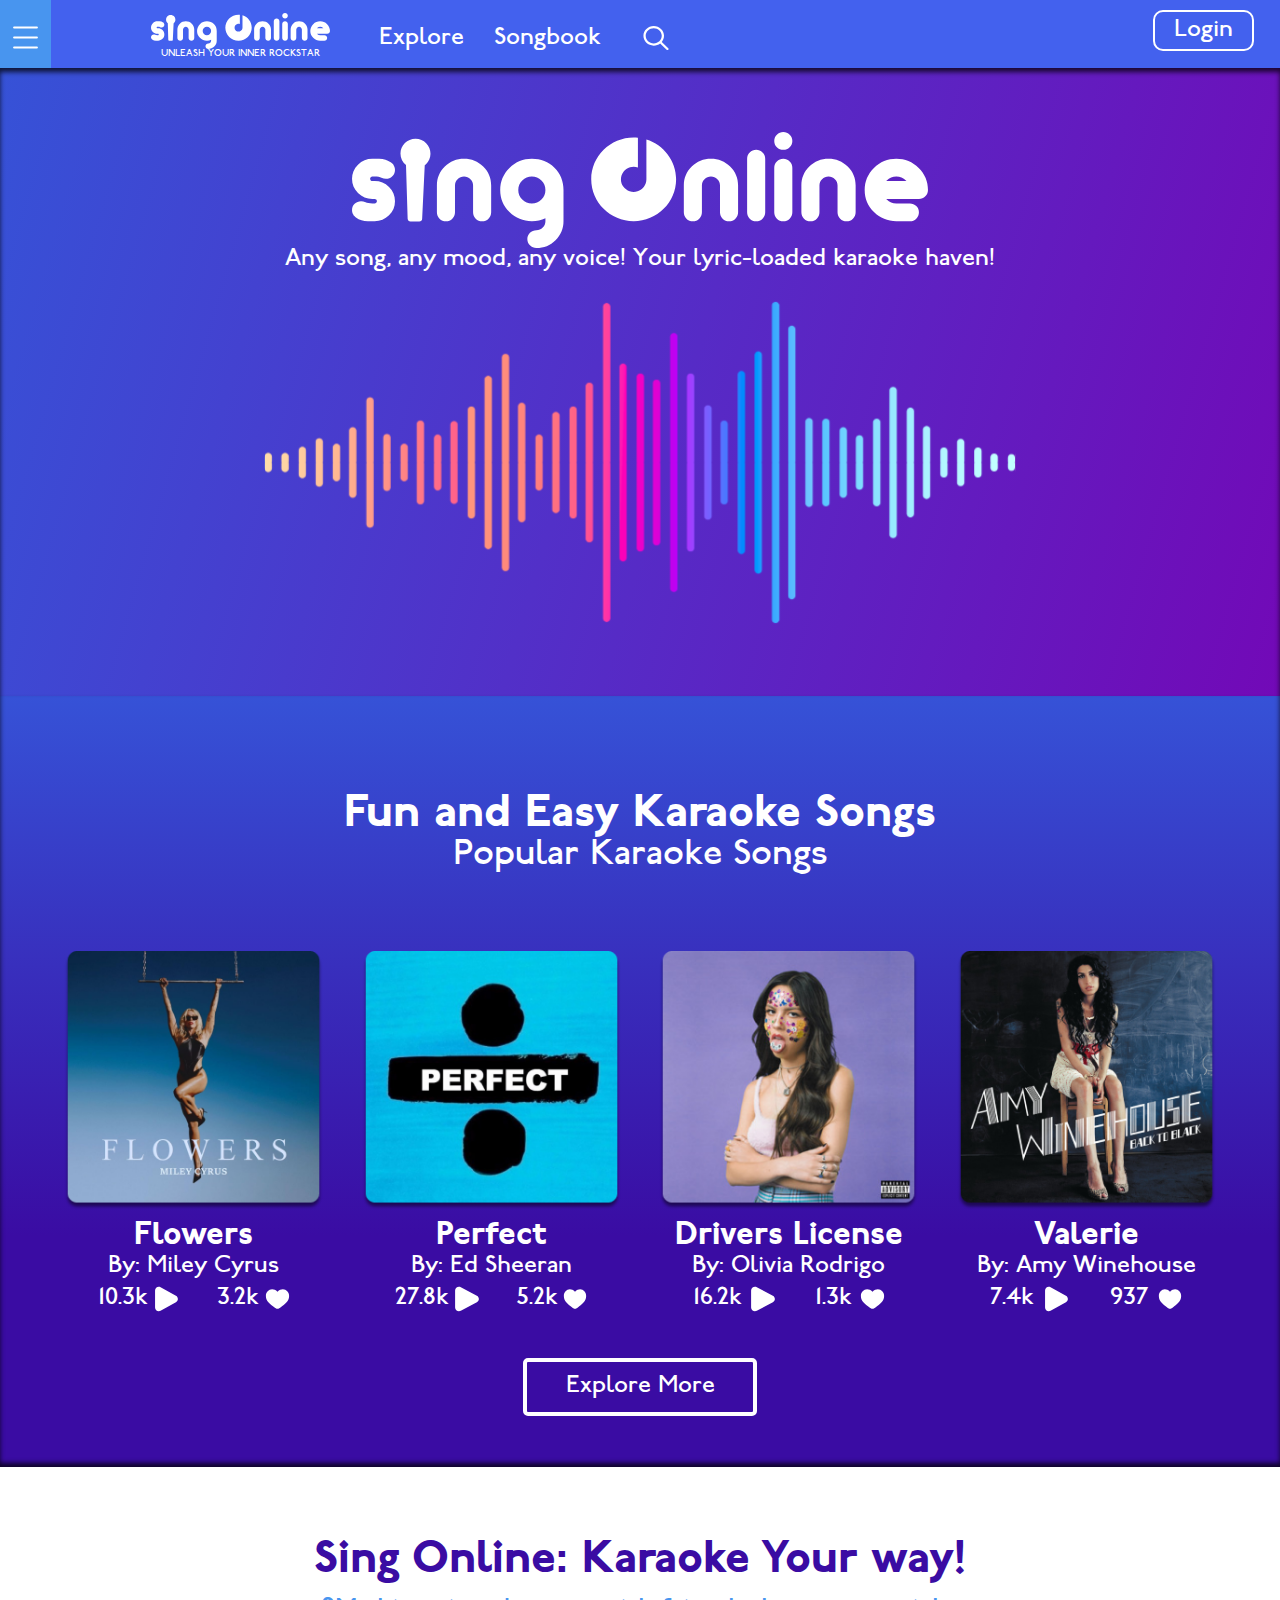
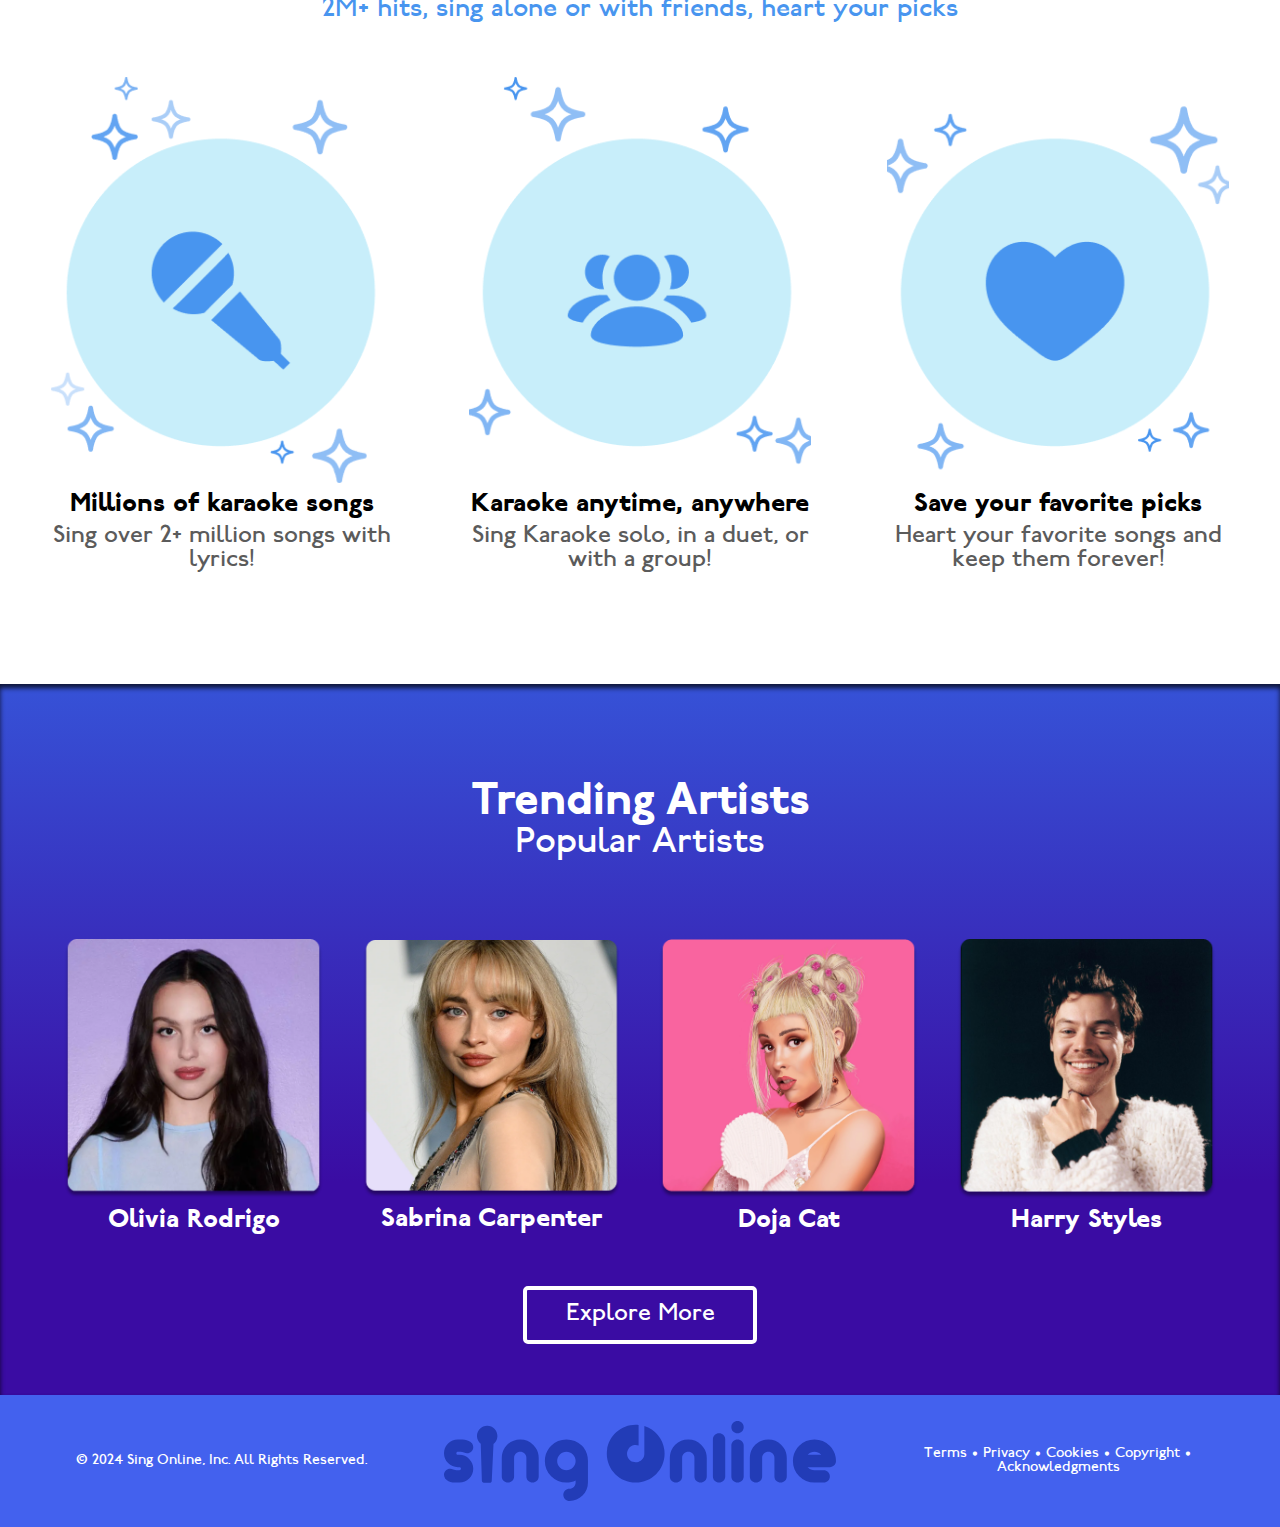
<file: index.html>
<!DOCTYPE html>
<html lang="en">
  <head>
    <script
      async
      src="https://www.googletagmanager.com/gtag/js?id=G-XT2TZ73WBJ"
    ></script>
    <script>
      window.dataLayer = window.dataLayer || [];
      function gtag() {
        dataLayer.push(arguments);
      }
      gtag("js", new Date());

      gtag("config", "G-XT2TZ73WBJ");
    </script>
    <meta charset="UTF-8" />
    <meta name="viewport" content="width=device-width, initial-scale=1.0" />
    <meta
      name="description"
      content="SingOnline: Explore a vast collection of songs, albums, and artists for your ultimate karaoke experience. Sing along to your favorite tunes and discover new music today!"
    />
    <title>Sing Online</title>
    <meta property="og:url" content="https://singonline.netlify.app" />
    <meta property="og:type" content="website" />
    <meta property="og:title" content="SingOnline" />
    <meta
      property="og:description"
      content="Browse a vast collection of albums, songs and artists on SingOnline. Sing along to the best tracks from your favorite albums and artists, all in one place."
    />
    <meta
      property="og:image"
      content="https://opengraph.b-cdn.net/production/images/aaaf4026-2fba-4b07-9ed5-f470602bb0b8.png?token=VI8aHXkoj0aqZs_mRsRkSUbBnTyeHRzeKUXaQLkB1lM&height=577&width=1200&expires=33265668727"
    />
    <link
      rel="icon"
      type="image/png"
      href="./assets/images/icons/favicon.svg"
    />
    <link rel="stylesheet" href="assets/css/scss/main.css" />
    <script src="assets/js/index.js" defer></script>
  </head>

  <body>
    <header>
      <nav>
        <div class="menu">
          <img
            src="assets/images/icons/menu.svg"
            id="menuIcon"
            alt="Menu icon"
          />
          <div class="togglemenu" id="togglemenu">
            <img
              src="assets/images/icons/cancel.svg"
              id="closeMenu"
              alt="Close menu icon"
            />
            <div class="links">
              <a class="disable" href="explore.html">Explore</a>
              <a class="disable" href="songbook.html">Songbook</a>
              <div>
                <a href="artists.html">All Artists</a>
                <a href="songs.html">All Songs</a>
                <a href="albums.html">All Albums</a>
              </div>
            </div>
          </div>
        </div>
        <div class="headerlogo">
          <a href="index.html"
            ><img src="assets/images/logo.svg" alt="SingOnline logo"
          /></a>
          <h2>UNLEASH YOUR INNER ROCKSTAR</h2>
        </div>
        <div class="navigation">
          <a href="explore.html">Explore</a>
          <a href="songbook.html">Songbook</a>
          <img
            id="search"
            src="assets/images/icons/search white.svg"
            alt="Search icon"
          />
          <input
            type="text"
            id="searchbar"
            class="search-bar"
            placeholder="Search..."
          />
        </div>
        <div class="login">
          <button>Login</button>
        </div>
      </nav>
    </header>

    <main>
      <div class="hero">
        <img class="logo" src="assets/images/logo.svg" alt="SingOnline logo" />
        <h2>Any song, any mood, any voice! Your lyric-loaded karaoke haven!</h2>
        <img
          class="sw"
          src="assets/images/landing/soundwave.svg"
          alt="Soundwave graphic"
        />
      </div>

      <div class="fun">
        <h2>Fun and Easy Karaoke Songs</h2>
        <h3>Popular Karaoke Songs</h3>

        <div class="gridOne">
          <div>
            <img
              src="assets/images/landing/flowers.png"
              alt="Flowers song cover by Miley Cyrus"
            />
            <h2>Flowers</h2>
            <h3>By: Miley Cyrus</h3>
            <div class="stats">
              <h4>10.3k</h4>
              <img src="assets/images/icons/play.svg" alt="Play icon" />
              <h4>3.2k</h4>
              <img src="assets/images/icons/heart.svg" alt="Heart icon" />
            </div>
          </div>

          <div>
            <img
              src="assets/images/landing/perfect.png"
              alt="Perfect song cover by Ed Sheeran"
            />
            <h2>Perfect</h2>
            <h3>By: Ed Sheeran</h3>
            <div class="stats">
              <h4>27.8k</h4>
              <img src="assets/images/icons/play.svg" alt="Play icon" />
              <h4>5.2k</h4>
              <img src="assets/images/icons/heart.svg" alt="Heart icon" />
            </div>
          </div>

          <div>
            <img
              src="assets/images/landing/driverslicense.png"
              alt="Drivers License song cover by Olivia Rodrigo"
            />
            <h2>Drivers License</h2>
            <h3>By: Olivia Rodrigo</h3>
            <div class="stats">
              <h4>16.2k</h4>
              <img src="assets/images/icons/play.svg" alt="Play icon" />
              <h4>1.3k</h4>
              <img src="assets/images/icons/heart.svg" alt="Heart icon" />
            </div>
          </div>

          <div>
            <img
              src="assets/images/landing/valerie.png"
              alt="Valerie song cover by Amy Winehouse"
            />
            <h2>Valerie</h2>
            <h3>By: Amy Winehouse</h3>
            <div class="stats">
              <h4>7.4k</h4>
              <img src="assets/images/icons/play.svg" alt="Play icon" />
              <h4>937</h4>
              <img src="assets/images/icons/heart.svg" alt="Heart icon" />
            </div>
          </div>
        </div>
        <div class="buttonBox">
          <button><a href="explore.html">Explore More</a></button>
        </div>
      </div>
      <div class="bubbles">
        <h2>Sing Online: Karaoke Your way!</h2>
        <h3>2M+ hits, sing alone or with friends, heart your picks</h3>
        <div class="gridTwo">
          <div>
            <img
              src="assets/images/landing/3 bubbles (1).png"
              alt="Bubbles graphic representing millions of karaoke songs"
            />
            <h3>Millions of karaoke songs</h3>
            <h4>Sing over 2+ million songs with lyrics!</h4>
          </div>
          <div>
            <img
              src="assets/images/landing/3 bubbles (2).png"
              alt="Bubbles graphic representing karaoke anytime, anywhere"
            />
            <h3>Karaoke anytime, anywhere</h3>
            <h4>Sing Karaoke solo, in a duet, or with a group!</h4>
          </div>
          <div>
            <img
              src="assets/images/landing/3 bubbles (4).png"
              alt="Bubbles graphic representing saving your favorite picks"
            />
            <h3>Save your favorite picks</h3>
            <h4>Heart your favorite songs and keep them forever!</h4>
          </div>
        </div>
      </div>
      <div class="artists">
        <h2>Trending Artists</h2>
        <h3>Popular Artists</h3>
        <div class="gridThree">
          <div>
            <img
              src="assets/images/landing/olivia.png"
              alt="Artist Olivia Rodrigo"
            />
            <h3>Olivia Rodrigo</h3>
          </div>
          <div>
            <img
              src="assets/images/landing/sabrina.png"
              alt="Artist Sabrina Carpenter"
            />
            <h3>Sabrina Carpenter</h3>
          </div>
          <div>
            <img src="assets/images/landing/doja.png" alt="Artist Doja Cat" />
            <h3>Doja Cat</h3>
          </div>
          <div>
            <img
              src="assets/images/landing/styles.png"
              alt="Artist Harry Styles"
            />
            <h3>Harry Styles</h3>
          </div>
        </div>
        <button><a href="artists.html">Explore More</a></button>
      </div>
    </main>
    <footer>
      <p>© 2024 Sing Online, Inc. All Rights Reserved.</p>
      <img src="assets/images/logoBlue.svg" alt="SingOnline logo in blue" />
      <p>Terms • Privacy • Cookies • Copyright • Acknowledgments</p>
    </footer>
  </body>
</html>
</file>
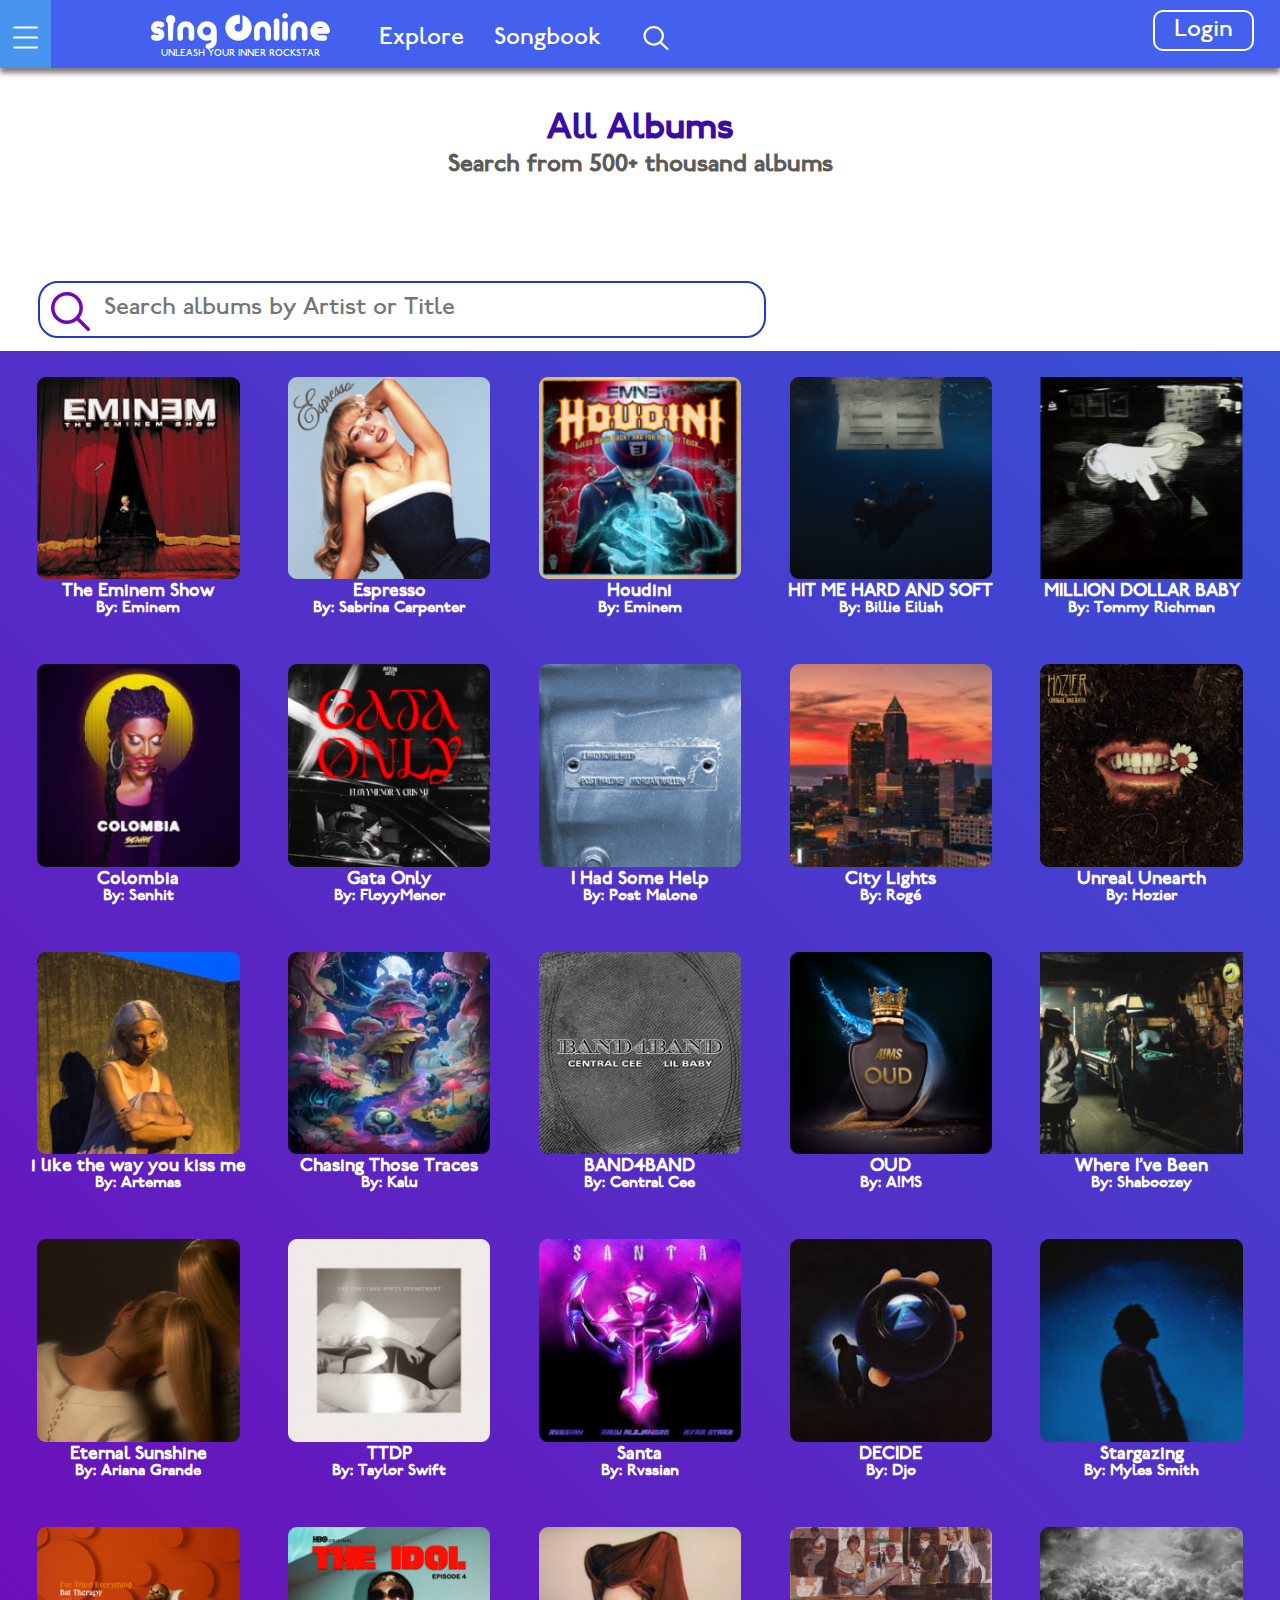
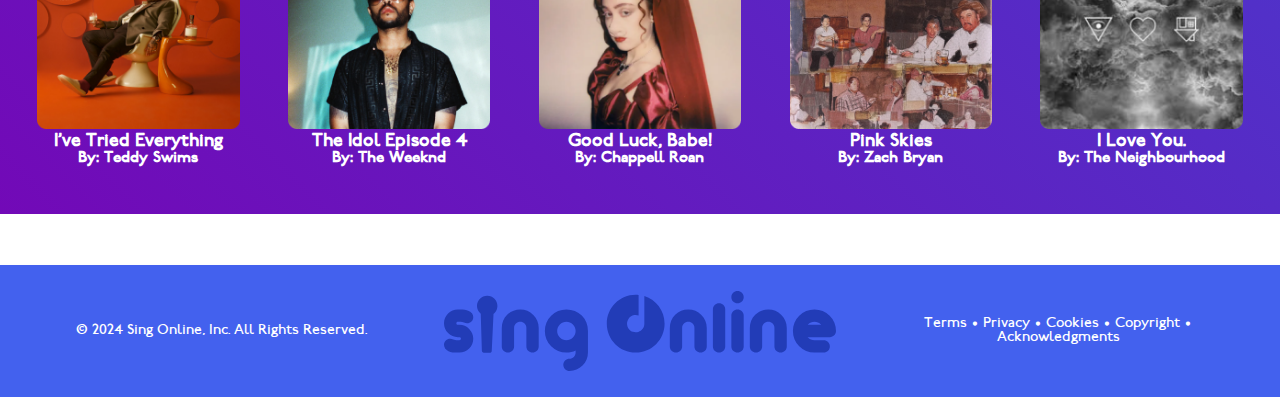
<file: albums.html>
<!DOCTYPE html>
<html lang="en">
  <head>
    <script
      async
      src="https://www.googletagmanager.com/gtag/js?id=G-XT2TZ73WBJ"
    ></script>
    <script>
      window.dataLayer = window.dataLayer || [];
      function gtag() {
        dataLayer.push(arguments);
      }
      gtag("js", new Date());

      gtag("config", "G-XT2TZ73WBJ");
    </script>
    <meta charset="UTF-8" />
    <meta name="viewport" content="width=device-width, initial-scale=1.0" />
    <meta
      name="description"
      content="Browse a vast collection of albums on SingOnline. Sing along to the best tracks from your favorite albums and artists, all in one place."
    />
    <meta property="og:url" content="https://singonline.netlify.app/albums" />
    <meta property="og:type" content="website" />
    <meta property="og:title" content="All Albums - SingOnline" />
    <meta
      property="og:description"
      content="Browse a vast collection of albums on SingOnline. Sing along to the best tracks from your favorite albums and artists, all in one place."
    />
    <meta
      property="og:image"
      content="https://opengraph.b-cdn.net/production/images/aaaf4026-2fba-4b07-9ed5-f470602bb0b8.png?token=VI8aHXkoj0aqZs_mRsRkSUbBnTyeHRzeKUXaQLkB1lM&height=577&width=1200&expires=33265668727"
    />
    <title>Albums</title>
    <link
      rel="icon"
      type="image/png"
      href="./assets/images/icons/favicon.svg"
    />
    <link rel="stylesheet" href="assets/css/scss/main.css" />
    <script src="assets/js/index.js" defer></script>
  </head>
  <body>
    <header>
      <nav>
        <div class="menu">
          <img
            src="assets/images/icons/menu.svg"
            id="menuIcon"
            alt="menu icon"
          />
          <div class="togglemenu" id="togglemenu">
            <img
              src="assets/images/icons/cancel.svg"
              id="closeMenu"
              alt=" close icon"
            />
            <div class="links">
              <a class="disable" href="explore.html">Explore</a>
              <a class="disable" href="songbook.html">Songbook</a>
              <div>
                <a href="artists.html">All Artists</a>
                <a href="songs.html">All Songs</a>
                <a href="albums.html">All Albums</a>
              </div>
            </div>
          </div>
        </div>
        <div class="headerlogo">
          <a href="index.html"
            ><img src="assets/images/logo.svg" alt="header logo"
          /></a>
          <h2>UNLEASH YOUR INNER ROCKSTAR</h2>
        </div>
        <div class="navigation">
          <a href="explore.html">Explore</a>
          <a href="songbook.html">Songbook</a>
          <img
            id="search"
            src="assets/images/icons/search white.svg"
            alt="search icon"
          />
          <input
            type="text"
            id="searchbar"
            class="search-bar"
            placeholder="Search..."
          />
        </div>
        <div class="login">
          <button>Login</button>
        </div>
      </nav>
    </header>
    <main>
      <section class="text">
        <h2>All Albums</h2>
        <h3>Search from 500+ thousand albums</h3>
      </section>
      <section class="searcher">
        <img src="assets/images/icons/purpleserach.svg" alt="search icon" />
        <input type="text" placeholder="Search albums by Artist or Title" />
      </section>
      <section class="gridfour">
        <div>
          <img
            src="assets/images/albums/theeminemshow.png"
            alt="the eminem show album"
          />
          <h3>The Eminem Show</h3>
          <h4>By: Eminem</h4>
        </div>
        <div>
          <img src="assets/images/albums/espresso.png" alt="espresso album" />
          <h3>Espresso</h3>
          <h4>By: Sabrina Carpenter</h4>
        </div>
        <div>
          <img src="assets/images/albums/houdini.png" alt="houdini album" />
          <h3>Houdini</h3>
          <h4>By: Eminem</h4>
        </div>
        <div>
          <img
            src="assets/images/albums/hitmehardandsoft.png"
            alt="hit me hard and soft album"
          />
          <h3>HIT ME HARD AND SOFT</h3>
          <h4>By: Billie Eilish</h4>
        </div>
        <div>
          <img
            src="assets/images/albums/milliondollarbaby.png"
            alt="million dollar baby album"
          />
          <h3>MILLION DOLLAR BABY</h3>
          <h4>By: Tommy Richman</h4>
        </div>
        <div>
          <img src="assets/images/albums/colombia.png" alt="colombia album" />
          <h3>Colombia</h3>
          <h4>By: Senhit</h4>
        </div>
        <div>
          <img src="assets/images/albums/gataonly.png" alt="gata only album" />
          <h3>Gata Only</h3>
          <h4>By: FloyyMenor</h4>
        </div>
        <div>
          <img
            src="assets/images/albums/ihadsomehelp.png"
            alt="i had some help album"
          />
          <h3>I Had Some Help</h3>
          <h4>By: Post Malone</h4>
        </div>
        <div>
          <img
            src="assets/images/albums/citylights.png"
            alt="city lights album"
          />
          <h3>City Lights</h3>
          <h4>By: Rogé</h4>
        </div>
        <div>
          <img
            src="assets/images/albums/unrealunearth.png"
            alt="unreal unearth album"
          />
          <h3>Unreal Unearth</h3>
          <h4>By: Hozier</h4>
        </div>
        <div>
          <img
            src="assets/images/albums/ilikethewayyoukissme.png"
            alt="i like the way you kiss me album"
          />
          <h3>i like the way you kiss me</h3>
          <h4>By: Artemas</h4>
        </div>
        <div>
          <img
            src="assets/images/albums/chasingthosetraces.png"
            alt="chasing those traces album"
          />
          <h3>Chasing Those Traces</h3>
          <h4>By: Kalu</h4>
        </div>
        <div>
          <img
            src="assets/images/albums/band4band.png"
            alt="band 4 band album"
          />
          <h3>BAND4BAND</h3>
          <h4>By: Central Cee</h4>
        </div>
        <div>
          <img src="assets/images/albums/oud.png" alt="oud album" />
          <h3>OUD</h3>
          <h4>By: A!MS</h4>
        </div>
        <div>
          <img
            src="assets/images/albums/where i've been.png"
            alt="where i've been album"
          />
          <h3>Where I've Been</h3>
          <h4>By: Shaboozey</h4>
        </div>
        <div>
          <img
            src="assets/images/albums/eternalsunshine.png"
            alt="eternal sunshine album"
          />
          <h3>Eternal Sunshine</h3>
          <h4>By: Ariana Grande</h4>
        </div>
        <div>
          <img src="assets/images/albums/ttpd.png" alt=" ttdp album" />
          <h3>TTDP</h3>
          <h4>By: Taylor Swift</h4>
        </div>
        <div>
          <img src="assets/images/albums/santa.png" alt="santa album" />
          <h3>Santa</h3>
          <h4>By: Rvssian</h4>
        </div>
        <div>
          <img src="assets/images/albums/decide.png" alt="decide album" />
          <h3>DECIDE</h3>
          <h4>By: Djo</h4>
        </div>
        <div>
          <img
            src="assets/images/albums/stargazing.png"
            alt="stargazing album"
          />
          <h3>Stargazing</h3>
          <h4>By: Myles Smith</h4>
        </div>
        <div>
          <img
            src="assets/images/albums/ivetriedeverything.png"
            alt="i've tried everything album"
          />
          <h3>I've Tried Everything</h3>
          <h4>By: Teddy Swims</h4>
        </div>
        <div>
          <img
            src="assets/images/albums/theidolepisode4.png"
            alt="the idol episode 4 album"
          />
          <h3>The Idol Episode 4</h3>
          <h4>By: The Weeknd</h4>
        </div>
        <div>
          <img
            src="assets/images/albums/goodluckbabe.png"
            alt="good luck babe album"
          />
          <h3>Good Luck, Babe!</h3>
          <h4>By: Chappell Roan</h4>
        </div>
        <div>
          <img
            src="assets/images/albums/pinkskies.png"
            alt="pink skies album"
          />
          <h3>Pink Skies</h3>
          <h4>By: Zach Bryan</h4>
        </div>
        <div>
          <img src="assets/images/albums/iloveyou.png" alt="i love you album" />
          <h3>I Love You.</h3>
          <h4>By: The Neighbourhood</h4>
        </div>
      </section>
    </main>
    <footer>
      <p>© 2024 Sing Online, Inc. All Rights Reserved.</p>
      <img src="assets/images/logoBlue.svg" alt="site logo" />
      <p>Terms • Privacy • Cookies • Copyright • Acknowledgments</p>
    </footer>
  </body>
</html>
</file>
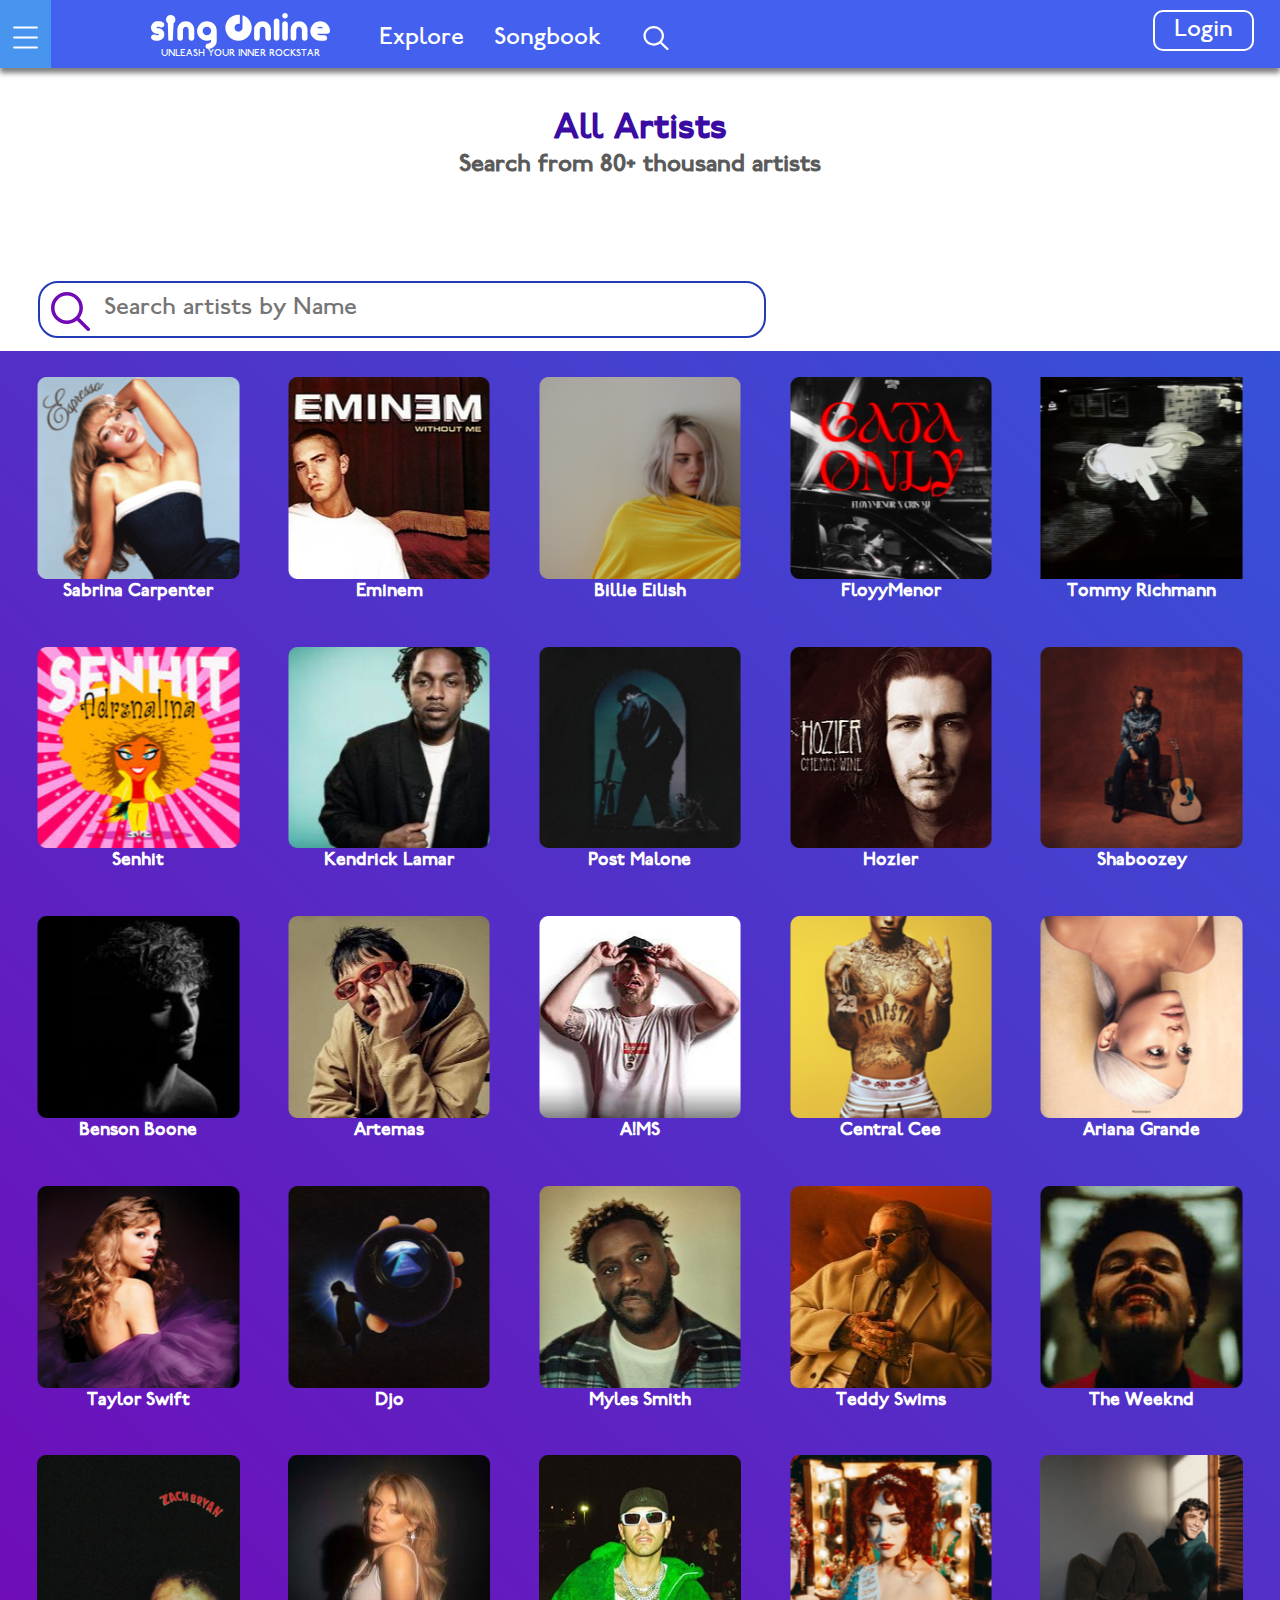
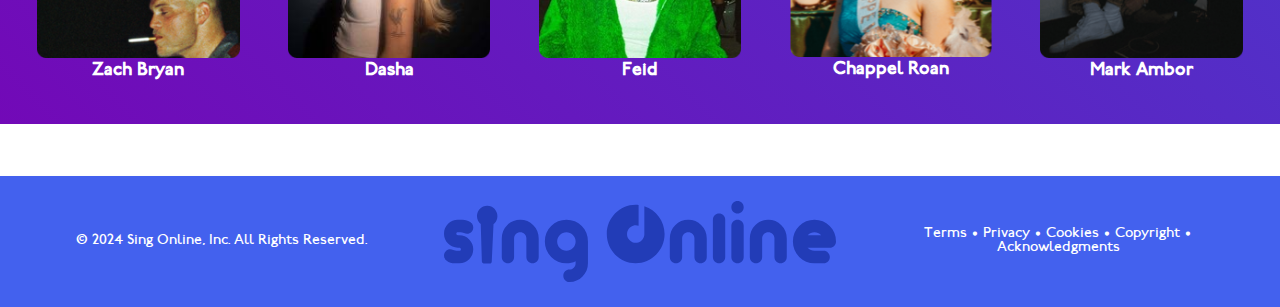
<file: artists.html>
<!DOCTYPE html>
<html lang="en">
  <head>
    <script
      async
      src="https://www.googletagmanager.com/gtag/js?id=G-XT2TZ73WBJ"
    ></script>
    <script>
      window.dataLayer = window.dataLayer || [];
      function gtag() {
        dataLayer.push(arguments);
      }
      gtag("js", new Date());

      gtag("config", "G-XT2TZ73WBJ");
    </script>
    <meta charset="UTF-8" />
    <meta name="viewport" content="width=device-width, initial-scale=1.0" />
    <meta
      name="description"
      content="Discover karaoke songs by your favorite artists on SingOnline. Explore top artists and their biggest hits, and sing along to the music you love."
    />
    <meta property="og:url" content="https://singonline.netlify.app/artists" />
    <meta property="og:type" content="website" />
    <meta property="og:title" content="All Artists - SingOnline" />
    <meta
      property="og:description"
      content="Browse a vast collection of artists on SingOnline. Sing along to the best tracks from your favorite albums and artists, all in one place."
    />
    <meta
      property="og:image"
      content="https://opengraph.b-cdn.net/production/images/aaaf4026-2fba-4b07-9ed5-f470602bb0b8.png?token=VI8aHXkoj0aqZs_mRsRkSUbBnTyeHRzeKUXaQLkB1lM&height=577&width=1200&expires=33265668727"
    />
    <title>Artists</title>
    <link rel="stylesheet" href="assets/css/scss/main.css" />
    <link
      rel="icon"
      type="image/png"
      href="./assets/images/icons/favicon.svg"
    />
    <script src="assets/js/index.js" defer></script>
  </head>
  <body>
    <header>
      <nav>
        <div class="menu">
          <img
            src="assets/images/icons/menu.svg"
            id="menuIcon"
            alt="Menu icon to open navigation"
          />
          <div class="togglemenu" id="togglemenu">
            <img
              src="assets/images/icons/cancel.svg"
              id="closeMenu"
              alt="Close menu icon to hide navigation"
            />
            <div class="links">
              <a class="disable" href="explore.html">Explore</a>
              <a class="disable" href="songbook.html">Songbook</a>
              <div>
                <a href="artists.html">All Artists</a>
                <a href="songs.html">All Songs</a>
                <a href="albums.html">All Albums</a>
              </div>
            </div>
          </div>
        </div>
        <div class="headerlogo">
          <a href="index.html"
            ><img src="assets/images/logo.svg" alt="SingOnline website logo"
          /></a>
          <h2>UNLEASH YOUR INNER ROCKSTAR</h2>
        </div>
        <div class="navigation">
          <a href="explore.html">Explore</a>
          <a href="songbook.html">Songbook</a>
          <img
            id="search"
            src="assets/images/icons/search white.svg"
            alt="White search icon"
          />
          <input
            type="text"
            id="searchbar"
            class="search-bar"
            placeholder="Search..."
          />
        </div>
        <div class="login">
          <button>Login</button>
        </div>
      </nav>
    </header>
    <main>
      <section class="text">
        <h2>All Artists</h2>
        <h3>Search from 80+ thousand artists</h3>
      </section>
      <section class="searcher">
        <img
          src="assets/images/icons/purpleserach.svg"
          alt="Purple search icon for artist search"
        />
        <input type="text" placeholder="Search artists by Name" />
      </section>
      <section class="gridfour">
        <div>
          <img
            src="assets/images/artists/sabrinacarpenter.png"
            alt="Sabrina Carpenter's image"
          />
          <h3>Sabrina Carpenter</h3>
        </div>
        <div>
          <img src="assets/images/artists/eminem.png" alt="Eminem's image" />
          <h3>Eminem</h3>
        </div>
        <div>
          <img
            src="assets/images/artists/billieeilish.png"
            alt="Billie Eilish's image"
          />
          <h3>Billie Eilish</h3>
        </div>
        <div>
          <img
            src="assets/images/artists/floyymenor.png"
            alt="FloyyMenor's image"
          />
          <h3>FloyyMenor</h3>
        </div>
        <div>
          <img
            src="assets/images/artists/tommyrichmann.png"
            alt="Tommy Richmann's image"
          />
          <h3>Tommy Richmann</h3>
        </div>
        <div>
          <img src="assets/images/artists/senhit.png" alt="Senhit's image" />
          <h3>Senhit</h3>
        </div>
        <div>
          <img
            src="assets/images/artists/kendricklamar.png"
            alt="Kendrick Lamar's image"
          />
          <h3>Kendrick Lamar</h3>
        </div>
        <div>
          <img
            src="assets/images/artists/postmalone.png"
            alt="Post Malone's image"
          />
          <h3>Post Malone</h3>
        </div>
        <div>
          <img src="assets/images/artists/hozier.png" alt="Hozier's image" />
          <h3>Hozier</h3>
        </div>
        <div>
          <img
            src="assets/images/artists/shaboozey.png"
            alt="Shaboozey's image"
          />
          <h3>Shaboozey</h3>
        </div>
        <div>
          <img
            src="assets/images/artists/bensonboone.png"
            alt="Benson Boone's image"
          />
          <h3>Benson Boone</h3>
        </div>
        <div>
          <img src="assets/images/artists/artemas.png" alt="Artemas's image" />
          <h3>Artemas</h3>
        </div>
        <div>
          <img src="assets/images/artists/aims.png" alt="A!MS's image" />
          <h3>A!MS</h3>
        </div>
        <div>
          <img
            src="assets/images/artists/centralcee.png"
            alt="Central Cee's image"
          />
          <h3>Central Cee</h3>
        </div>
        <div>
          <img
            src="assets/images/artists/arianagrande.png"
            alt="Ariana Grande's image"
          />
          <h3>Ariana Grande</h3>
        </div>
        <div>
          <img src="assets/images/artists/ts.png" alt="Taylor Swift's image" />
          <h3>Taylor Swift</h3>
        </div>
        <div>
          <img src="assets/images/artists/djo.png" alt="Djo's image" />
          <h3>Djo</h3>
        </div>
        <div>
          <img
            src="assets/images/artists/mylessmith.png"
            alt="Myles Smith's image"
          />
          <h3>Myles Smith</h3>
        </div>
        <div>
          <img
            src="assets/images/artists/teddyswims.png"
            alt="Teddy Swims's image"
          />
          <h3>Teddy Swims</h3>
        </div>
        <div>
          <img
            src="assets/images/artists/theweeknd.png"
            alt="The Weeknd's image"
          />
          <h3>The Weeknd</h3>
        </div>
        <div>
          <img
            src="assets/images/artists/zachbryan.png"
            alt="Zach Bryan's image"
          />
          <h3>Zach Bryan</h3>
        </div>
        <div>
          <img src="assets/images/artists/dasha.png" alt="Dasha's image" />
          <h3>Dasha</h3>
        </div>
        <div>
          <img src="assets/images/artists/feid.png" alt="Feid's image" />
          <h3>Feid</h3>
        </div>
        <div>
          <img
            src="assets/images/artists/chappellroan.png"
            alt="Chappel Roan's image"
          />
          <h3>Chappel Roan</h3>
        </div>
        <div>
          <img
            src="assets/images/artists/markambor.png"
            alt="Mark Ambor's image"
          />
          <h3>Mark Ambor</h3>
        </div>
      </section>
    </main>
    <footer>
      <p>© 2024 Sing Online, Inc. All Rights Reserved.</p>
      <img
        src="assets/images/logoBlue.svg"
        alt="SingOnline blue logo in footer"
      />
      <p>Terms • Privacy • Cookies • Copyright • Acknowledgments</p>
    </footer>
  </body>
</html>
</file>
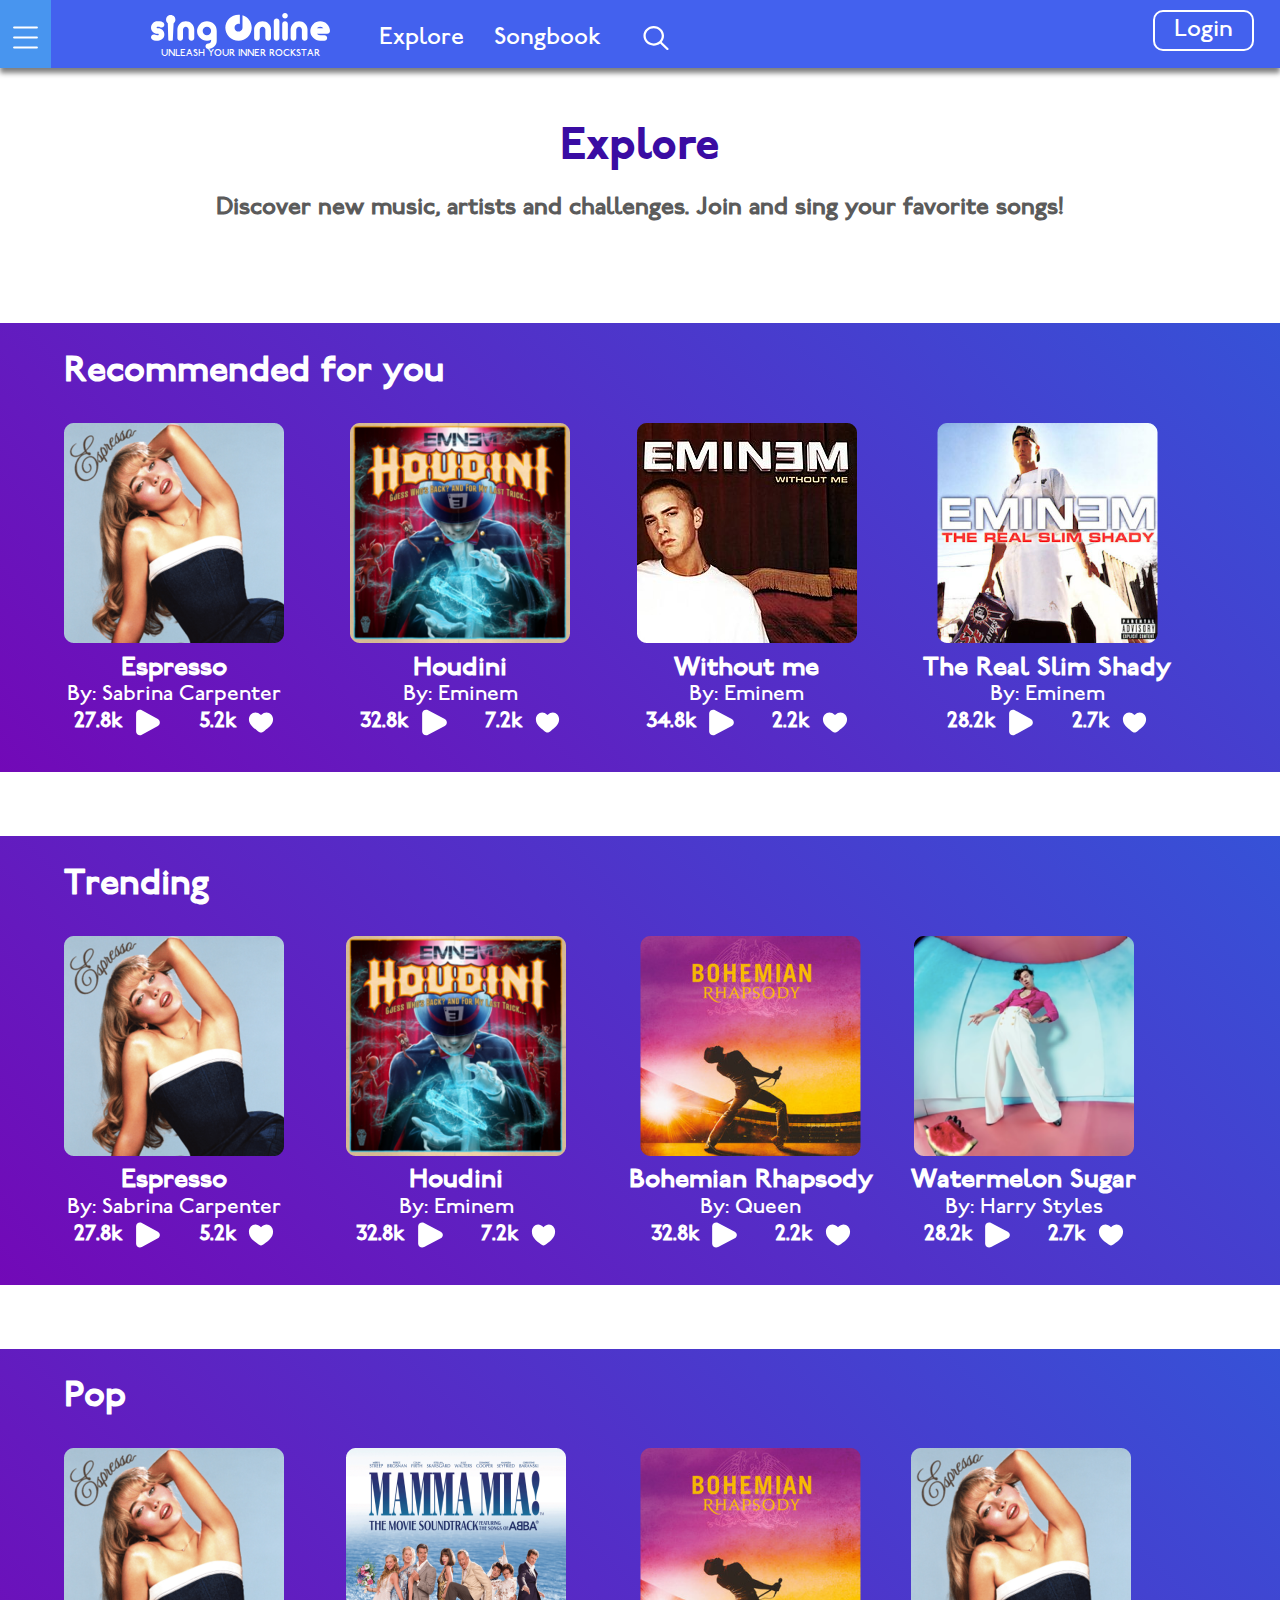
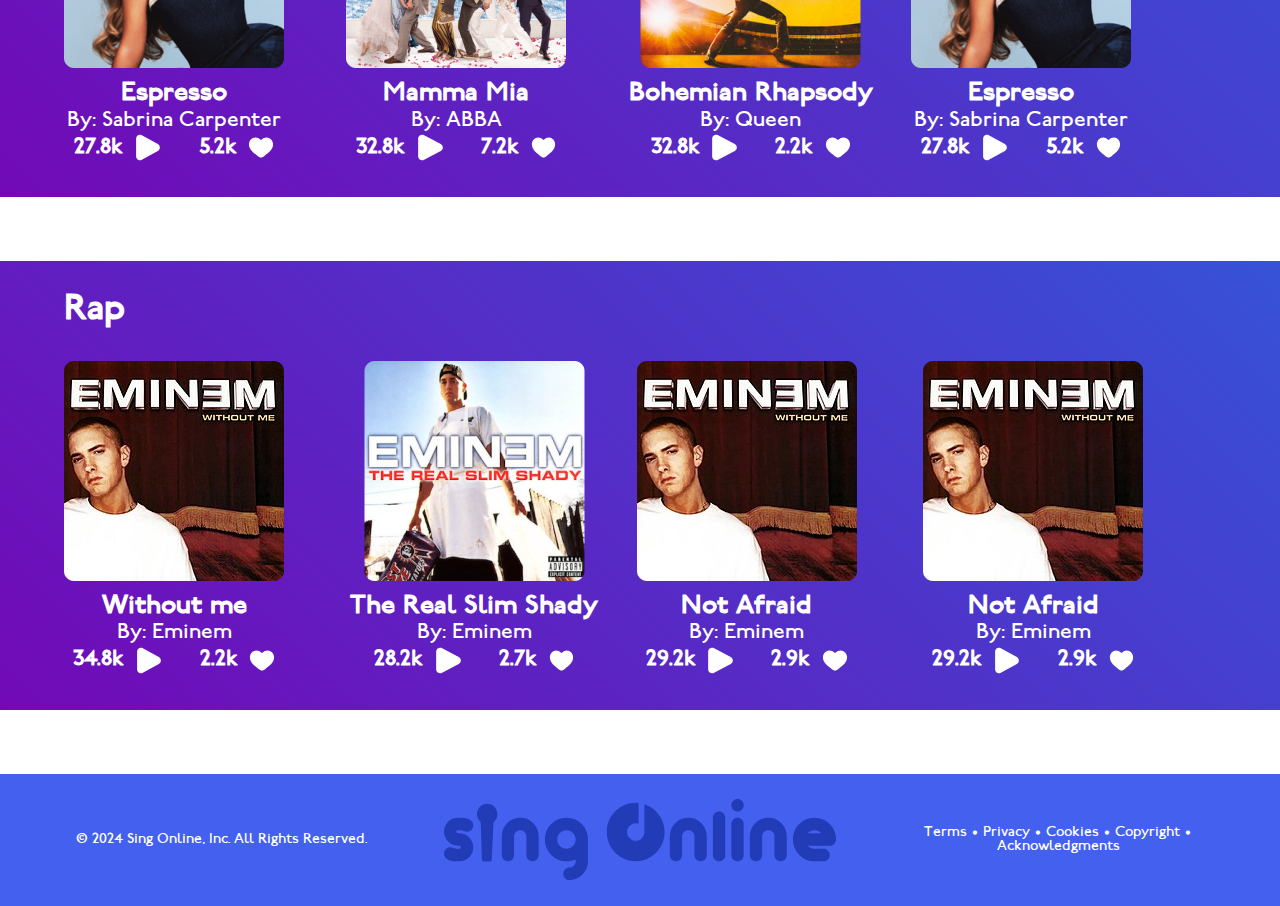
<file: explore.html>
<!DOCTYPE html>
<html lang="en">
  <head>
    <script
      async
      src="https://www.googletagmanager.com/gtag/js?id=G-XT2TZ73WBJ"
    ></script>
    <script>
      window.dataLayer = window.dataLayer || [];
      function gtag() {
        dataLayer.push(arguments);
      }
      gtag("js", new Date());

      gtag("config", "G-XT2TZ73WBJ");
    </script>
    <meta charset="UTF-8" />
    <meta name="viewport" content="width=device-width, initial-scale=1.0" />
    <meta
      name="description"
      content="Explore new karaoke songs, trending albums, and top artists on SingOnline. Discover fresh music and find your next karaoke hit today!"
    />

    <meta property="og:url" content="https://singonline.netlify.app/explore" />
    <meta property="og:type" content="website" />
    <meta property="og:title" content="Explore - SingOnline" />
    <meta
      property="og:description"
      content="Browse a vast collection of albums, songs and artists on SingOnline. Sing along to the best tracks from your favorite albums and artists, all in one place."
    />
    <meta
      property="og:image"
      content="https://opengraph.b-cdn.net/production/images/aaaf4026-2fba-4b07-9ed5-f470602bb0b8.png?token=VI8aHXkoj0aqZs_mRsRkSUbBnTyeHRzeKUXaQLkB1lM&height=577&width=1200&expires=33265668727"
    />

    <title>Explore</title>
    <link
      rel="icon"
      type="image/png"
      href="./assets/images/icons/favicon.svg"
    />
    <link rel="stylesheet" href="assets/css/scss/main.css" />
    <script src="assets/js/index.js" defer></script>
  </head>

  <body>
    <header>
      <nav>
        <div class="menu">
          <img
            src="assets/images/icons/menu.svg"
            id="menuIcon"
            alt="Menu icon to toggle navigation"
          />
          <div class="togglemenu" id="togglemenu">
            <img
              src="assets/images/icons/cancel.svg"
              id="closeMenu"
              alt="Close menu icon"
            />
            <div class="links">
              <a class="disable" href="explore.html">Explore</a>
              <a class="disable" href="songbook.html">Songbook</a>
              <div>
                <a href="artists.html">All Artists</a>
                <a href="songs.html">All Songs</a>
                <a href="albums.html">All Albums</a>
              </div>
            </div>
          </div>
        </div>
        <div class="headerlogo">
          <a href="index.html"
            ><img src="assets/images/logo.svg" alt="SingOnline logo"
          /></a>
          <h2>UNLEASH YOUR INNER ROCKSTAR</h2>
        </div>
        <div class="navigation">
          <a href="explore.html">Explore</a>
          <a href="songbook.html">Songbook</a>
          <img
            id="search"
            src="assets/images/icons/search white.svg"
            alt="Search icon"
          />
          <input
            type="text"
            id="searchbar"
            class="search-bar"
            placeholder="Search..."
          />
        </div>
        <div class="login">
          <button>Login</button>
        </div>
      </nav>
    </header>
    <main>
      <section class="heading">
        <h2>Explore</h2>
        <h3>
          Discover new music, artists and challenges. Join and sing your
          favorite songs!
        </h3>
      </section>
      <section class="containers">
        <h2>Recommended for you</h2>
        <div>
          <div>
            <img
              src="assets/images/explore/Espresso_-_Sabrina_Carpenter 1.png"
              alt="Espresso song cover by Sabrina Carpenter"
            />
            <h3>Espresso</h3>
            <h4>By: Sabrina Carpenter</h4>
            <div class="stats2">
              <h5>27.8k</h5>
              <img src="assets/images/icons/play.svg" alt="Play icon" />
              <h5>5.2k</h5>
              <img
                src="assets/images/icons/heart.svg"
                alt="Heart icon for likes"
              />
            </div>
          </div>
          <div>
            <img
              src="assets/images/explore/houdini.png"
              alt="Houdini song cover by Eminem"
            />
            <h3>Houdini</h3>
            <h4>By: Eminem</h4>
            <div class="stats2">
              <h5>32.8k</h5>
              <img src="assets/images/icons/play.svg" alt="Play icon" />
              <h5>7.2k</h5>
              <img
                src="assets/images/icons/heart.svg"
                alt="Heart icon for likes"
              />
            </div>
          </div>
          <div>
            <img
              src="assets/images/explore/withoutme.png"
              alt="Without Me song cover by Eminem"
            />
            <h3>Without me</h3>
            <h4>By: Eminem</h4>
            <div class="stats2">
              <h5>34.8k</h5>
              <img src="assets/images/icons/play.svg" alt="Play icon" />
              <h5>2.2k</h5>
              <img
                src="assets/images/icons/heart.svg"
                alt="Heart icon for likes"
              />
            </div>
          </div>
          <div>
            <img
              src="assets/images/explore/realslimshady.png"
              alt="The Real Slim Shady song cover by Eminem"
            />
            <h3>The Real Slim Shady</h3>
            <h4>By: Eminem</h4>
            <div class="stats2">
              <h5>28.2k</h5>
              <img src="assets/images/icons/play.svg" alt="Play icon" />
              <h5>2.7k</h5>
              <img
                src="assets/images/icons/heart.svg"
                alt="Heart icon for likes"
              />
            </div>
          </div>
        </div>
      </section>
      <section class="containers">
        <h2>Trending</h2>
        <div>
          <div>
            <img
              src="assets/images/explore/Espresso_-_Sabrina_Carpenter 1.png"
              alt="Espresso song cover by Sabrina Carpenter"
            />
            <h3>Espresso</h3>
            <h4>By: Sabrina Carpenter</h4>
            <div class="stats2">
              <h5>27.8k</h5>
              <img src="assets/images/icons/play.svg" alt="Play icon" />
              <h5>5.2k</h5>
              <img
                src="assets/images/icons/heart.svg"
                alt="Heart icon for likes"
              />
            </div>
          </div>
          <div>
            <img
              src="assets/images/explore/houdini.png"
              alt="Houdini song cover by Eminem"
            />
            <h3>Houdini</h3>
            <h4>By: Eminem</h4>
            <div class="stats2">
              <h5>32.8k</h5>
              <img src="assets/images/icons/play.svg" alt="Play icon" />
              <h5>7.2k</h5>
              <img
                src="assets/images/icons/heart.svg"
                alt="Heart icon for likes"
              />
            </div>
          </div>
          <div>
            <img
              src="assets/images/explore/bohemianrhapsody.png"
              alt="Bohemian Rhapsody song cover by Queen"
            />
            <h3>Bohemian Rhapsody</h3>
            <h4>By: Queen</h4>
            <div class="stats2">
              <h5>32.8k</h5>
              <img src="assets/images/icons/play.svg" alt="Play icon" />
              <h5>2.2k</h5>
              <img
                src="assets/images/icons/heart.svg"
                alt="Heart icon for likes"
              />
            </div>
          </div>
          <div>
            <img
              src="assets/images/explore/watermelon.png"
              alt="Watermelon Sugar song cover by Harry Styles"
            />
            <h3>Watermelon Sugar</h3>
            <h4>By: Harry Styles</h4>
            <div class="stats2">
              <h5>28.2k</h5>
              <img src="assets/images/icons/play.svg" alt="Play icon" />
              <h5>2.7k</h5>
              <img
                src="assets/images/icons/heart.svg"
                alt="Heart icon for likes"
              />
            </div>
          </div>
        </div>
      </section>
      <section class="containers">
        <h2>Pop</h2>
        <div>
          <div>
            <img
              src="assets/images/explore/Espresso_-_Sabrina_Carpenter 1.png"
              alt="Espresso song cover by Sabrina Carpenter"
            />
            <h3>Espresso</h3>
            <h4>By: Sabrina Carpenter</h4>
            <div class="stats2">
              <h5>27.8k</h5>
              <img src="assets/images/icons/play.svg" alt="Play icon" />
              <h5>5.2k</h5>
              <img
                src="assets/images/icons/heart.svg"
                alt="Heart icon for likes"
              />
            </div>
          </div>
          <div>
            <img
              src="assets/images/explore/mammamia.png"
              alt="Mamma Mia song cover by ABBA"
            />
            <h3>Mamma Mia</h3>
            <h4>By: ABBA</h4>
            <div class="stats2">
              <h5>32.8k</h5>
              <img src="assets/images/icons/play.svg" alt="Play icon" />
              <h5>7.2k</h5>
              <img
                src="assets/images/icons/heart.svg"
                alt="Heart icon for likes"
              />
            </div>
          </div>
          <div>
            <img
              src="assets/images/explore/bohemianrhapsody.png"
              alt="Bohemian Rhapsody song cover by Queen"
            />
            <h3>Bohemian Rhapsody</h3>
            <h4>By: Queen</h4>
            <div class="stats2">
              <h5>32.8k</h5>
              <img src="assets/images/icons/play.svg" alt="Play icon" />
              <h5>2.2k</h5>
              <img
                src="assets/images/icons/heart.svg"
                alt="Heart icon for likes"
              />
            </div>
          </div>
          <div>
            <img
              src="assets/images/explore/Espresso_-_Sabrina_Carpenter 1.png"
              alt="Espresso song cover by Sabrina Carpenter"
            />
            <h3>Espresso</h3>
            <h4>By: Sabrina Carpenter</h4>
            <div class="stats2">
              <h5>27.8k</h5>
              <img src="assets/images/icons/play.svg" alt="Play icon" />
              <h5>5.2k</h5>
              <img
                src="assets/images/icons/heart.svg"
                alt="Heart icon for likes"
              />
            </div>
          </div>
        </div>
      </section>
      <section class="containers">
        <h2>Rap</h2>
        <div>
          <div>
            <img
              src="assets/images/explore/withoutme.png"
              alt="Without Me song cover by Eminem"
            />
            <h3>Without me</h3>
            <h4>By: Eminem</h4>
            <div class="stats2">
              <h5>34.8k</h5>
              <img src="assets/images/icons/play.svg" alt="Play icon" />
              <h5>2.2k</h5>
              <img
                src="assets/images/icons/heart.svg"
                alt="Heart icon for likes"
              />
            </div>
          </div>
          <div>
            <img
              src="assets/images/explore/realslimshady.png"
              alt="The Real Slim Shady song cover by Eminem"
            />
            <h3>The Real Slim Shady</h3>
            <h4>By: Eminem</h4>
            <div class="stats2">
              <h5>28.2k</h5>
              <img src="assets/images/icons/play.svg" alt="Play icon" />
              <h5>2.7k</h5>
              <img
                src="assets/images/icons/heart.svg"
                alt="Heart icon for likes"
              />
            </div>
          </div>
          <div>
            <img
              src="assets/images/explore/withoutme.png"
              alt="Not Afraid song cover by Eminem"
            />
            <h3>Not Afraid</h3>
            <h4>By: Eminem</h4>
            <div class="stats2">
              <h5>29.2k</h5>
              <img src="assets/images/icons/play.svg" alt="Play icon" />
              <h5>2.9k</h5>
              <img
                src="assets/images/icons/heart.svg"
                alt="Heart icon for likes"
              />
            </div>
          </div>
          <div>
            <img
              src="assets/images/explore/withoutme.png"
              alt="Not Afraid song cover by Eminem"
            />
            <h3>Not Afraid</h3>
            <h4>By: Eminem</h4>
            <div class="stats2">
              <h5>29.2k</h5>
              <img src="assets/images/icons/play.svg" alt="Play icon" />
              <h5>2.9k</h5>
              <img
                src="assets/images/icons/heart.svg"
                alt="Heart icon for likes"
              />
            </div>
          </div>
        </div>
      </section>
    </main>
    <footer>
      <p>© 2024 Sing Online, Inc. All Rights Reserved.</p>
      <img src="assets/images/logoBlue.svg" alt="singonline logo blue" />
      <p>Terms • Privacy • Cookies • Copyright • Acknowledgments</p>
    </footer>
  </body>
</html>
</file>
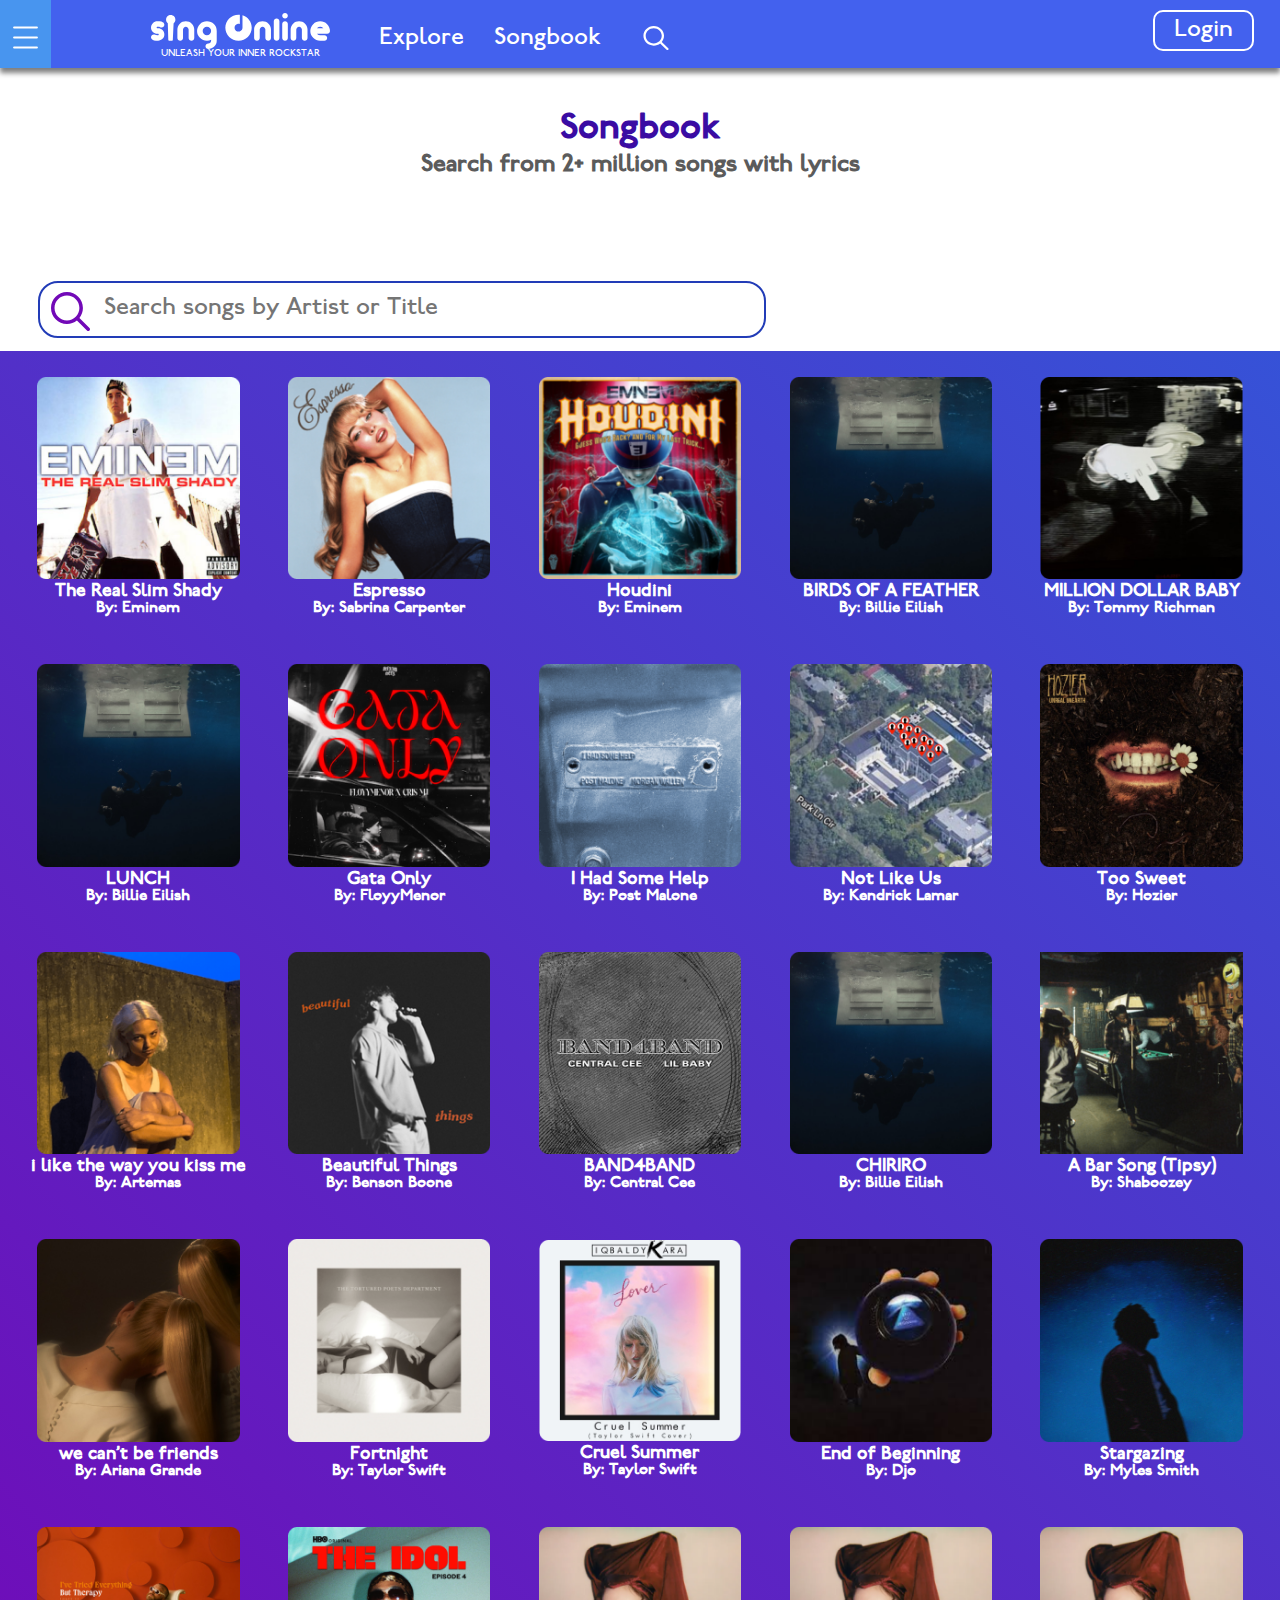
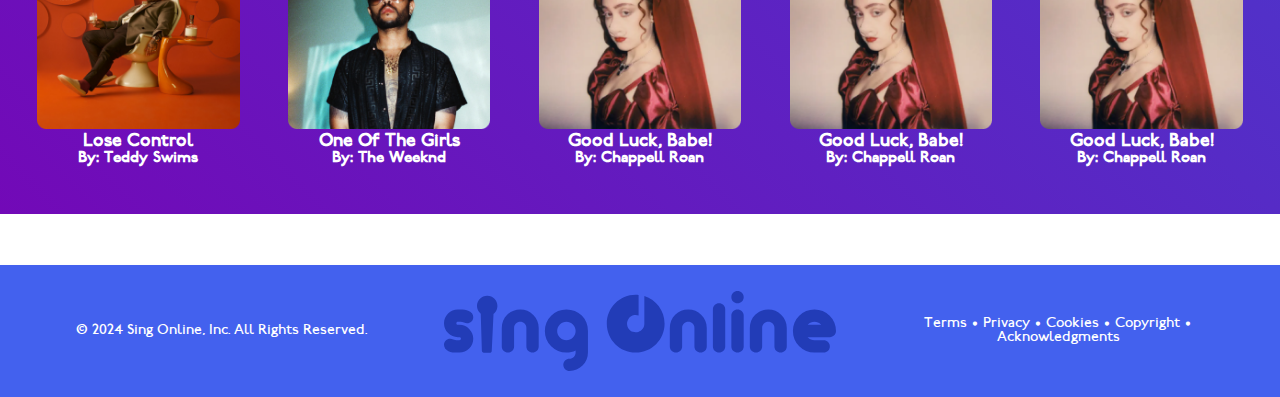
<file: songbook.html>
<!DOCTYPE html>
<html lang="en">
  <head>
    <!-- Google tag (gtag.js) -->
    <script
      async
      src="https://www.googletagmanager.com/gtag/js?id=G-XT2TZ73WBJ"
    ></script>
    <script>
      window.dataLayer = window.dataLayer || [];
      function gtag() {
        dataLayer.push(arguments);
      }
      gtag("js", new Date());

      gtag("config", "G-XT2TZ73WBJ");
    </script>
    <meta charset="UTF-8" />
    <meta name="viewport" content="width=device-width, initial-scale=1.0" />
    <meta
      name="description"
      content="Browse popular karaoke songs on SingOnline. Find your favorite tracks and sing along with lyrics from a wide variety of genres."
    />
    <meta property="og:url" content="https://singonline.netlify.app/songbook" />
    <meta property="og:type" content="website" />
    <meta property="og:title" content="Songbook - SingOnline" />
    <meta
      property="og:description"
      content="Browse a vast collection of songs on SingOnline. Sing along to the best tracks from your favorite albums and artists, all in one place."
    />
    <meta
      property="og:image"
      content="https://opengraph.b-cdn.net/production/images/aaaf4026-2fba-4b07-9ed5-f470602bb0b8.png?token=VI8aHXkoj0aqZs_mRsRkSUbBnTyeHRzeKUXaQLkB1lM&height=577&width=1200&expires=33265668727"
    />
    <title>Songbook</title>
    <link
      rel="icon"
      type="image/png"
      href="./assets/images/icons/favicon.svg"
    />
    <link rel="stylesheet" href="assets/css/scss/main.css" />
    <script src="assets/js/index.js" defer></script>
  </head>

  <body>
    <header>
      <nav>
        <div class="menu">
          <img
            src="assets/images/icons/menu.svg"
            id="menuIcon"
            alt="Menu icon"
          />
          <div class="togglemenu" id="togglemenu">
            <img
              src="assets/images/icons/cancel.svg"
              id="closeMenu"
              alt="Close menu icon"
            />
            <div class="links">
              <a class="disable" href="explore.html">Explore</a>
              <a class="disable" href="songbook.html">Songbook</a>
              <div>
                <a href="artists.html">All Artists</a>
                <a href="songs.html">All Songs</a>
                <a href="albums.html">All Albums</a>
              </div>
            </div>
          </div>
        </div>
        <div class="headerlogo">
          <a href="index.html"
            ><img src="assets/images/logo.svg" alt="SingOnline logo"
          /></a>
          <h2>UNLEASH YOUR INNER ROCKSTAR</h2>
        </div>
        <div class="navigation">
          <a href="explore.html">Explore</a>
          <a href="songbook.html">Songbook</a>
          <img
            id="search"
            src="assets/images/icons/search white.svg"
            alt="Search icon"
          />
          <input
            type="text"
            id="searchbar"
            class="search-bar"
            placeholder="Search..."
          />
        </div>
        <div class="login">
          <button>Login</button>
        </div>
      </nav>
    </header>
    <main>
      <section class="text">
        <h2>Songbook</h2>
        <h3>Search from 2+ million songs with lyrics</h3>
      </section>
      <section class="searcher">
        <img
          src="assets/images/icons/purpleserach.svg"
          alt="Search icon with purple color"
        />
        <input type="text" placeholder="Search songs by Artist or Title" />
      </section>
      <section class="gridfour">
        <div>
          <img
            src="assets/images/songs/realslimshady.png"
            alt="The Real Slim Shady song cover by Eminem"
          />
          <h3>The Real Slim Shady</h3>
          <h4>By: Eminem</h4>
        </div>
        <div>
          <img
            src="assets/images/songs/espresso.png"
            alt="Espresso song cover by Sabrina Carpenter"
          />
          <h3>Espresso</h3>
          <h4>By: Sabrina Carpenter</h4>
        </div>
        <div>
          <img
            src="assets/images/songs/houdini.png"
            alt="Houdini song cover by Eminem"
          />
          <h3>Houdini</h3>
          <h4>By: Eminem</h4>
        </div>
        <div>
          <img
            src="assets/images/songs/birdsofafeather.png"
            alt="BIRDS OF A FEATHER song cover by Billie Eilish"
          />
          <h3>BIRDS OF A FEATHER</h3>
          <h4>By: Billie Eilish</h4>
        </div>
        <div>
          <img
            src="assets/images/songs/milliondollarbaby.png"
            alt="MILLION DOLLAR BABY song cover by Tommy Richman"
          />
          <h3>MILLION DOLLAR BABY</h3>
          <h4>By: Tommy Richman</h4>
        </div>
        <div>
          <img
            src="assets/images/songs/lunch.png"
            alt="LUNCH song cover by Billie Eilish"
          />
          <h3>LUNCH</h3>
          <h4>By: Billie Eilish</h4>
        </div>
        <div>
          <img
            src="assets/images/songs/gataonly.png"
            alt="Gata Only song cover by FloyyMenor"
          />
          <h3>Gata Only</h3>
          <h4>By: FloyyMenor</h4>
        </div>
        <div>
          <img
            src="assets/images/songs/ihadsomehelp.png"
            alt="I Had Some Help song cover by Post Malone"
          />
          <h3>I Had Some Help</h3>
          <h4>By: Post Malone</h4>
        </div>
        <div>
          <img
            src="assets/images/songs/notlikeus.png"
            alt="Not Like Us song cover by Kendrick Lamar"
          />
          <h3>Not Like Us</h3>
          <h4>By: Kendrick Lamar</h4>
        </div>
        <div>
          <img
            src="assets/images/songs/toosweet.png"
            alt="Too Sweet song cover by Hozier"
          />
          <h3>Too Sweet</h3>
          <h4>By: Hozier</h4>
        </div>
        <div>
          <img
            src="assets/images/songs/ilikethewayyoukissme.png"
            alt="i like the way you kiss me song cover by Artemas"
          />
          <h3>i like the way you kiss me</h3>
          <h4>By: Artemas</h4>
        </div>
        <div>
          <img
            src="assets/images/songs/beautifulthings.png"
            alt="Beautiful Things song cover by Benson Boone"
          />
          <h3>Beautiful Things</h3>
          <h4>By: Benson Boone</h4>
        </div>
        <div>
          <img
            src="assets/images/songs/band4band.png"
            alt="BAND4BAND song cover by Central Cee"
          />
          <h3>BAND4BAND</h3>
          <h4>By: Central Cee</h4>
        </div>
        <div>
          <img
            src="assets/images/songs/chiriro.png"
            alt="CHIRIRO song cover by Billie Eilish"
          />
          <h3>CHIRIRO</h3>
          <h4>By: Billie Eilish</h4>
        </div>
        <div>
          <img
            src="assets/images/songs/abarsong.png"
            alt="A Bar Song (Tipsy) cover by Shaboozey"
          />
          <h3>A Bar Song (Tipsy)</h3>
          <h4>By: Shaboozey</h4>
        </div>
        <div>
          <img
            src="assets/images/songs/wecantbefriends.png"
            alt="we can't be friends song cover by Ariana Grande"
          />
          <h3>we can't be friends</h3>
          <h4>By: Ariana Grande</h4>
        </div>
        <div>
          <img
            src="assets/images/songs/fortnight.png"
            alt="Fortnight song cover by Taylor Swift"
          />
          <h3>Fortnight</h3>
          <h4>By: Taylor Swift</h4>
        </div>
        <div>
          <img
            src="assets/images/songs/cruelsummer.png"
            alt="Cruel Summer song cover by Taylor Swift"
          />
          <h3>Cruel Summer</h3>
          <h4>By: Taylor Swift</h4>
        </div>
        <div>
          <img
            src="assets/images/songs/endofbeginning.png"
            alt="End of Beginning song cover by Djo"
          />
          <h3>End of Beginning</h3>
          <h4>By: Djo</h4>
        </div>
        <div>
          <img
            src="assets/images/songs/stargazing.png"
            alt="Stargazing song cover by Myles Smith"
          />
          <h3>Stargazing</h3>
          <h4>By: Myles Smith</h4>
        </div>
        <div>
          <img
            src="assets/images/songs/losecontrol.png"
            alt="Lose Control song cover by Teddy Swims"
          />
          <h3>Lose Control</h3>
          <h4>By: Teddy Swims</h4>
        </div>
        <div>
          <img
            src="assets/images/songs/oneofthegirls.png"
            alt="One Of The Girls song cover by The Weeknd"
          />
          <h3>One Of The Girls</h3>
          <h4>By: The Weeknd</h4>
        </div>
        <div>
          <img
            src="assets/images/songs/goodluckbabe.png"
            alt="Good Luck, Babe! song cover by Chappell Roan"
          />
          <h3>Good Luck, Babe!</h3>
          <h4>By: Chappell Roan</h4>
        </div>
        <div>
          <img
            src="assets/images/songs/goodluckbabe.png"
            alt="Good Luck, Babe! song cover by Chappell Roan"
          />
          <h3>Good Luck, Babe!</h3>
          <h4>By: Chappell Roan</h4>
        </div>
        <div>
          <img
            src="assets/images/songs/goodluckbabe.png"
            alt="Good Luck, Babe! song cover by Chappell Roan"
          />
          <h3>Good Luck, Babe!</h3>
          <h4>By: Chappell Roan</h4>
        </div>
      </section>
    </main>
    <footer>
      <p>© 2024 Sing Online, Inc. All Rights Reserved.</p>
      <img src="assets/images/logoBlue.svg" alt="singonline logo blue" />
      <p>Terms • Privacy • Cookies • Copyright • Acknowledgments</p>
    </footer>
  </body>
</html>
</file>
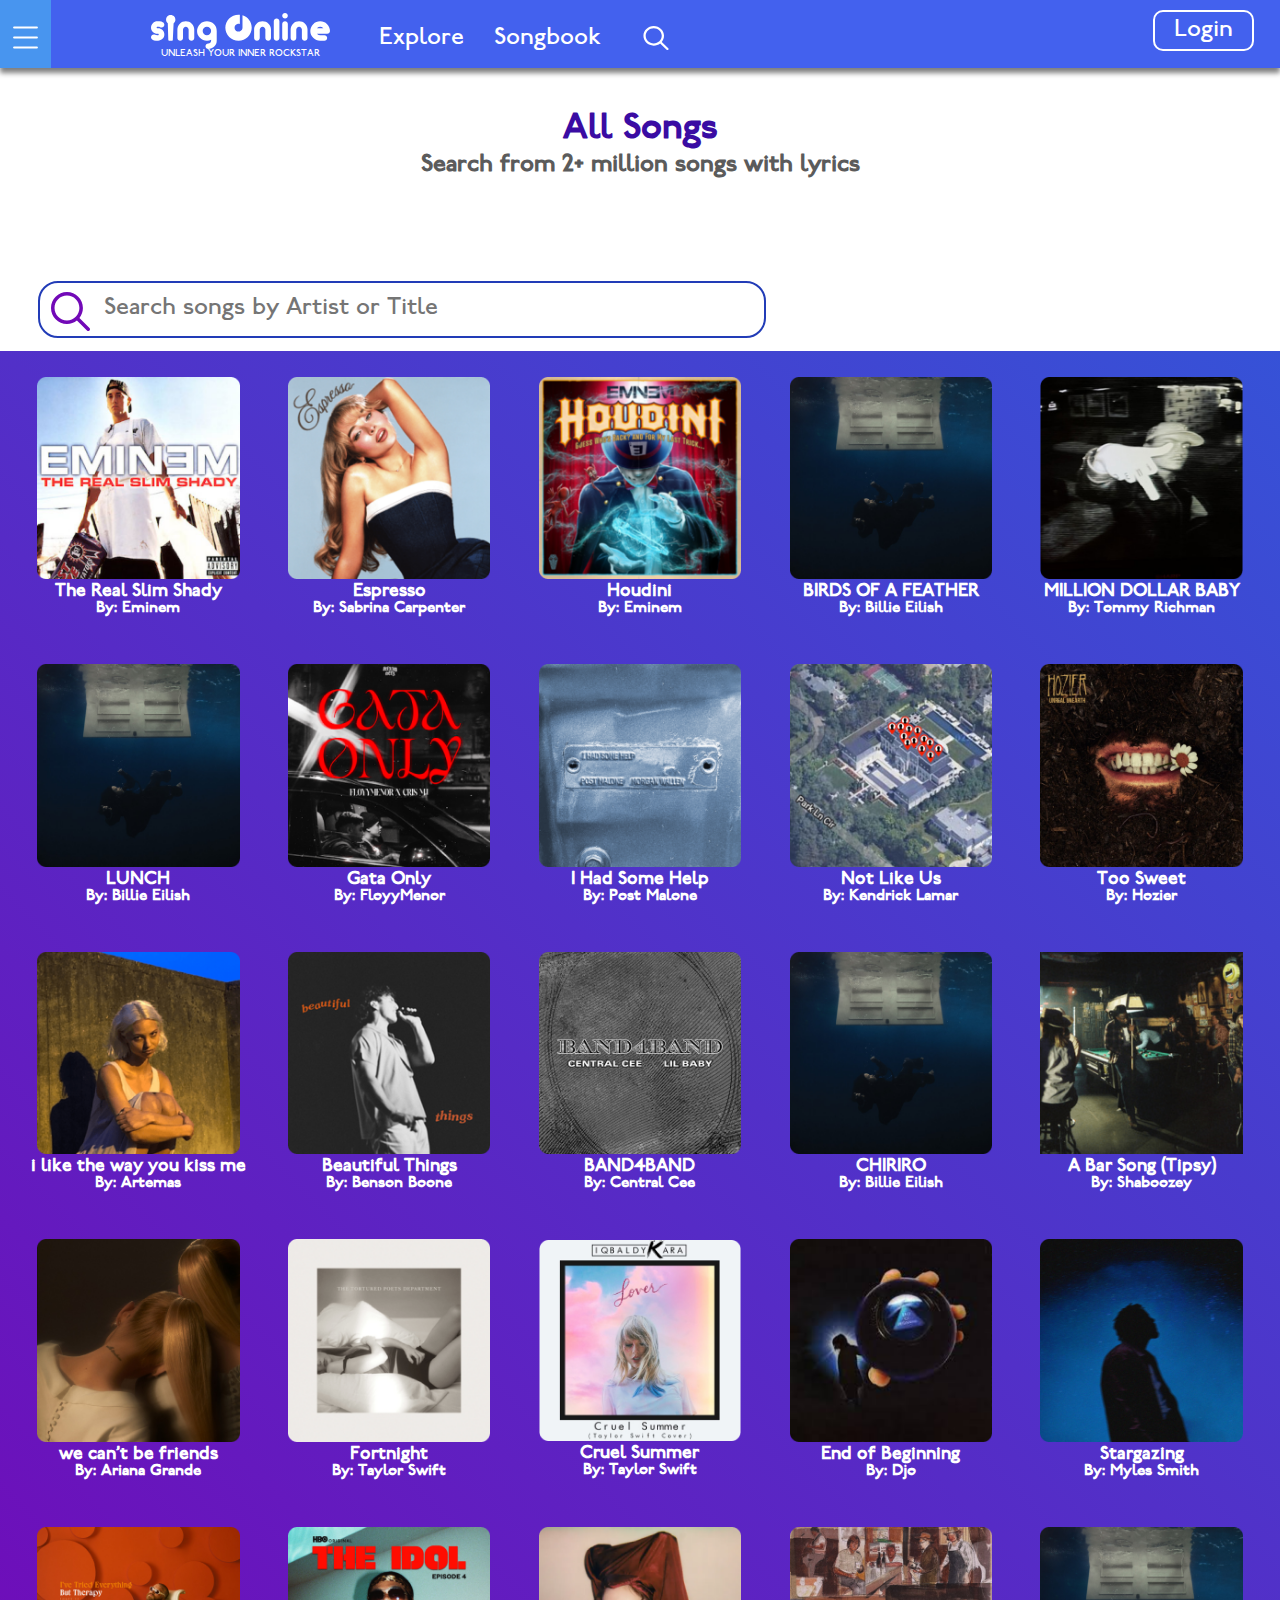
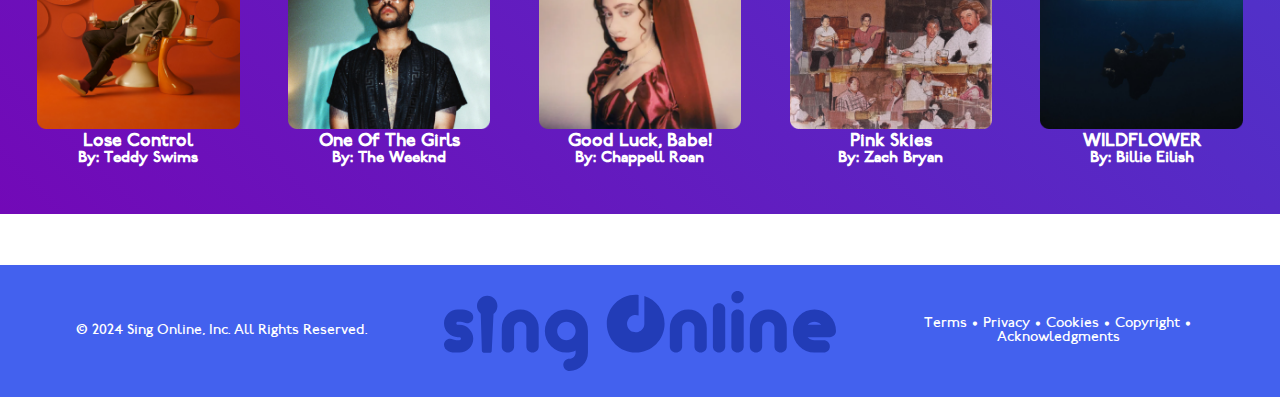
<file: songs.html>
<!DOCTYPE html>
<html lang="en">
  <head>
    <!-- Google tag (gtag.js) -->
    <script
      async
      src="https://www.googletagmanager.com/gtag/js?id=G-XT2TZ73WBJ"
    ></script>
    <script>
      window.dataLayer = window.dataLayer || [];
      function gtag() {
        dataLayer.push(arguments);
      }
      gtag("js", new Date());

      gtag("config", "G-XT2TZ73WBJ");
    </script>
    <meta charset="UTF-8" />
    <meta name="viewport" content="width=device-width, initial-scale=1.0" />
    <meta
      name="description"
      content="Browse popular karaoke songs on SingOnline. Find your favorite tracks and sing along with lyrics from a wide variety of genres."
    />
    <meta property="og:url" content="https://singonline.netlify.app/songs" />
    <meta property="og:type" content="website" />
    <meta property="og:title" content="All Songs - SingOnline" />
    <meta
      property="og:description"
      content="Browse a vast collection of Songs on SingOnline. Sing along to the best tracks from your favorite albums and artists, all in one place."
    />
    <meta
      property="og:image"
      content="https://opengraph.b-cdn.net/production/images/aaaf4026-2fba-4b07-9ed5-f470602bb0b8.png?token=VI8aHXkoj0aqZs_mRsRkSUbBnTyeHRzeKUXaQLkB1lM&height=577&width=1200&expires=33265668727"
    />
    <title>Songs</title>
    <link
      rel="icon"
      type="image/png"
      href="./assets/images/icons/favicon.svg"
    />
    <link rel="stylesheet" href="assets/css/scss/main.css" />
    <script src="assets/js/index.js" defer></script>
  </head>
  <body>
    <header>
      <nav>
        <div class="menu">
          <img
            src="assets/images/icons/menu.svg"
            id="menuIcon"
            alt="Menu icon to toggle navigation"
          />
          <div class="togglemenu" id="togglemenu">
            <img
              src="assets/images/icons/cancel.svg"
              id="closeMenu"
              alt="Close icon to hide the navigation menu"
            />
            <div class="links">
              <a class="disable" href="explore.html">Explore</a>
              <a class="disable" href="songbook.html">Songbook</a>
              <div>
                <a href="artists.html">All Artists</a>
                <a href="songs.html">All Songs</a>
                <a href="albums.html">All Albums</a>
              </div>
            </div>
          </div>
        </div>
        <div class="headerlogo">
          <a href="index.html"
            ><img src="assets/images/logo.svg" alt="SingOnline logo"
          /></a>
          <h2>UNLEASH YOUR INNER ROCKSTAR</h2>
        </div>
        <div class="navigation">
          <a href="explore.html">Explore</a>
          <a href="songbook.html">Songbook</a>
          <img
            id="search"
            src="assets/images/icons/search white.svg"
            alt="Search icon for song search feature"
          />
          <input
            type="text"
            id="searchbar"
            class="search-bar"
            placeholder="Search..."
          />
        </div>
        <div class="login">
          <button>Login</button>
        </div>
      </nav>
    </header>
    <main>
      <section class="text">
        <h2>All Songs</h2>
        <h3>Search from 2+ million songs with lyrics</h3>
      </section>
      <section class="searcher">
        <img
          src="assets/images/icons/purpleserach.svg"
          alt="Illustrative search graphic for song search"
        />
        <input type="text" placeholder="Search songs by Artist or Title" />
      </section>
      <section class="gridfour">
        <div>
          <img
            src="assets/images/songs/realslimshady.png"
            alt="Album cover for 'The Real Slim Shady' by Eminem"
          />
          <h3>The Real Slim Shady</h3>
          <h4>By: Eminem</h4>
        </div>
        <div>
          <img
            src="assets/images/songs/espresso.png"
            alt="Album cover for 'Espresso' by Sabrina Carpenter"
          />
          <h3>Espresso</h3>
          <h4>By: Sabrina Carpenter</h4>
        </div>
        <div>
          <img
            src="assets/images/songs/houdini.png"
            alt="Album cover for 'Houdini' by Eminem"
          />
          <h3>Houdini</h3>
          <h4>By: Eminem</h4>
        </div>
        <div>
          <img
            src="assets/images/songs/birdsofafeather.png"
            alt="Album cover for 'BIRDS OF A FEATHER' by Billie Eilish"
          />
          <h3>BIRDS OF A FEATHER</h3>
          <h4>By: Billie Eilish</h4>
        </div>
        <div>
          <img
            src="assets/images/songs/milliondollarbaby.png"
            alt="Album cover for 'MILLION DOLLAR BABY' by Tommy Richman"
          />
          <h3>MILLION DOLLAR BABY</h3>
          <h4>By: Tommy Richman</h4>
        </div>
        <div>
          <img
            src="assets/images/songs/lunch.png"
            alt="Album cover for 'LUNCH' by Billie Eilish"
          />
          <h3>LUNCH</h3>
          <h4>By: Billie Eilish</h4>
        </div>
        <div>
          <img
            src="assets/images/songs/gataonly.png"
            alt="Album cover for 'Gata Only' by FloyyMenor"
          />
          <h3>Gata Only</h3>
          <h4>By: FloyyMenor</h4>
        </div>
        <div>
          <img
            src="assets/images/songs/ihadsomehelp.png"
            alt="Album cover for 'I Had Some Help' by Post Malone"
          />
          <h3>I Had Some Help</h3>
          <h4>By: Post Malone</h4>
        </div>
        <div>
          <img
            src="assets/images/songs/notlikeus.png"
            alt="Album cover for 'Not Like Us' by Kendrick Lamar"
          />
          <h3>Not Like Us</h3>
          <h4>By: Kendrick Lamar</h4>
        </div>
        <div>
          <img
            src="assets/images/songs/toosweet.png"
            alt="Album cover for 'Too Sweet' by Hozier"
          />
          <h3>Too Sweet</h3>
          <h4>By: Hozier</h4>
        </div>
        <div>
          <img
            src="assets/images/songs/ilikethewayyoukissme.png"
            alt="Album cover for 'i like the way you kiss me' by Artemas"
          />
          <h3>i like the way you kiss me</h3>
          <h4>By: Artemas</h4>
        </div>
        <div>
          <img
            src="assets/images/songs/beautifulthings.png"
            alt="Album cover for 'Beautiful Things' by Benson Boone"
          />
          <h3>Beautiful Things</h3>
          <h4>By: Benson Boone</h4>
        </div>
        <div>
          <img
            src="assets/images/songs/band4band.png"
            alt="Album cover for 'BAND4BAND' by Central Cee"
          />
          <h3>BAND4BAND</h3>
          <h4>By: Central Cee</h4>
        </div>
        <div>
          <img
            src="assets/images/songs/chiriro.png"
            alt="Album cover for 'CHIRIRO' by Billie Eilish"
          />
          <h3>CHIRIRO</h3>
          <h4>By: Billie Eilish</h4>
        </div>
        <div>
          <img
            src="assets/images/songs/abarsong.png"
            alt="Album cover for 'A Bar Song (Tipsy)' by Shaboozey"
          />
          <h3>A Bar Song (Tipsy)</h3>
          <h4>By: Shaboozey</h4>
        </div>
        <div>
          <img
            src="assets/images/songs/wecantbefriends.png"
            alt="Album cover for 'we can't be friends' by Ariana Grande"
          />
          <h3>we can't be friends</h3>
          <h4>By: Ariana Grande</h4>
        </div>
        <div>
          <img
            src="assets/images/songs/fortnight.png"
            alt="Album cover for 'Fortnight' by Taylor Swift"
          />
          <h3>Fortnight</h3>
          <h4>By: Taylor Swift</h4>
        </div>
        <div>
          <img
            src="assets/images/songs/cruelsummer.png"
            alt="Album cover for 'Cruel Summer' by Taylor Swift"
          />
          <h3>Cruel Summer</h3>
          <h4>By: Taylor Swift</h4>
        </div>
        <div>
          <img
            src="assets/images/songs/endofbeginning.png"
            alt="Album cover for 'End of Beginning' by Djo"
          />
          <h3>End of Beginning</h3>
          <h4>By: Djo</h4>
        </div>
        <div>
          <img
            src="assets/images/songs/stargazing.png"
            alt="Album cover for 'Stargazing' by Myles Smith"
          />
          <h3>Stargazing</h3>
          <h4>By: Myles Smith</h4>
        </div>
        <div>
          <img
            src="assets/images/songs/losecontrol.png"
            alt="Album cover for 'Lose Control' by Teddy Swims"
          />
          <h3>Lose Control</h3>
          <h4>By: Teddy Swims</h4>
        </div>
        <div>
          <img
            src="assets/images/songs/oneofthegirls.png"
            alt="Album cover for 'One Of The Girls' by The Weeknd"
          />
          <h3>One Of The Girls</h3>
          <h4>By: The Weeknd</h4>
        </div>
        <div>
          <img
            src="assets/images/songs/goodluckbabe.png"
            alt="Good Luck, Babe! album cover"
          />
          <h3>Good Luck, Babe!</h3>
          <h4>By: Chappell Roan</h4>
        </div>
        <div>
          <img
            src="assets/images/songs/pinkskies.png"
            alt="Pink Skies album cover"
          />
          <h3>Pink Skies</h3>
          <h4>By: Zach Bryan</h4>
        </div>
        <div>
          <img
            src="assets/images/songs/wildflower.png"
            alt="WILDFLOWER album cover"
          />
          <h3>WILDFLOWER</h3>
          <h4>By: Billie Eilish</h4>
        </div>
      </section>
    </main>
    <footer>
      <p>© 2024 Sing Online, Inc. All Rights Reserved.</p>
      <img src="assets/images/logoBlue.svg" alt="singonline logo blue" />
      <p>Terms • Privacy • Cookies • Copyright • Acknowledgments</p>
    </footer>
  </body>
</html>
</file>
<file: assets/css/scss/main.css>
main .searcher input::-moz-placeholder {
  font-family: "normal", serif;
}

main .searcher input::placeholder, main, main .hero, main .fun h3, main .fun h4, main .fun .buttonBox button, main .bubbles, main .artists, main .artists button, footer p, header nav, header nav .headerlogo h2, header nav .navigation .search-bar, header nav .login button {
  font-family: "normal", serif;
}

main .heading h2, main .fun h2, main .bubbles h2, main .bubbles .gridTwo h3, main .artists h2, main .artists .gridThree h3 {
  font-family: "heavy", serif;
}

main .hero {
  background: rgb(54, 82, 215);
  background: linear-gradient(106deg, rgb(54, 82, 215) 0%, rgb(114, 9, 183) 100%);
}

main .fun, main .artists {
  background: rgb(54, 82, 215);
  background: linear-gradient(180deg, rgb(54, 82, 215) 0%, rgb(58, 12, 163) 70%);
}

main .gridfour, main .containers {
  background: rgb(114, 9, 183);
  background: linear-gradient(45deg, rgb(114, 9, 183) 0%, rgb(54, 82, 215) 100%);
}

footer, header {
  box-shadow: 0px 5px 5px 0px rgba(84, 84, 84, 0.75);
  -webkit-box-shadow: 0px 5px 5px 0px rgba(84, 84, 84, 0.75);
  -moz-box-shadow: 0px 5px 5px 0px rgba(84, 84, 84, 0.75);
}

main .fun {
  box-shadow: inset 0px -4px 5px 0px rgba(0, 0, 0, 0.75);
}

main .hero, main .artists {
  box-shadow: inset 0px 4px 5px 0px rgba(0, 0, 0, 0.75);
}

header nav {
  background-color: #4361EE;
  display: flex;
  flex-direction: row;
  justify-content: space-between;
  position: relative;
}
header nav .menu {
  background-color: #4895EF;
}
header nav .menu img {
  width: 5vw;
  padding: 5vw;
  margin-top: 2vw;
}
header nav .headerlogo img {
  width: 45vw;
  padding-top: 2vw;
}
header nav .headerlogo h2 {
  font-weight: 300;
  font-size: 3vw;
  color: #FFFFFF;
  margin-top: 0;
  text-align: center;
}
header nav .navigation a {
  color: #FFFFFF;
  text-decoration: none;
  font-weight: 500;
  display: none;
}
header nav .navigation img {
  width: 7vw;
  margin-top: 5vw;
  margin-left: 4vw;
  margin-right: 0;
  cursor: pointer;
}
header nav .navigation .search-bar {
  font-size: 5vw;
  display: none;
  padding: 2vw;
  position: absolute;
  width: 50vw;
  left: 25%;
  top: 100%;
  border-radius: 8px;
  border: solid 2px #3A0CA3;
}
header nav .login button {
  margin-top: 4vw;
  padding: 1vw 2vw;
  border: solid white 2px;
  border-radius: 5px;
  background-color: #4361EE;
  color: #FFFFFF;
  font-size: 5vw;
  margin-right: 2vw;
  margin-left: 0;
}
header nav .login button:hover {
  background-color: #FFFFFF;
  color: #4361EE;
}
@media (min-width: 800px) {
  header nav .menu img {
    width: 4vw;
    padding: 2vw;
    margin-top: 1vw;
  }
  header nav .headerlogo {
    width: -moz-fit-content;
    width: fit-content;
  }
  header nav .headerlogo img {
    width: 25vw;
    margin: auto;
    display: block;
  }
  header nav .headerlogo h2 {
    font-size: 1.7vw;
    text-align: center;
  }
  header nav .navigation {
    width: -moz-fit-content;
    width: fit-content;
    margin-right: 8vw;
  }
  header nav .navigation a {
    display: inline-block;
    font-size: 3vw;
    padding: 1vw;
    margin-top: 0;
  }
  header nav .navigation img {
    width: 3vw;
    padding: 2vw;
    margin: 0;
    margin-top: 2vw;
    margin-bottom: -2.5vw;
  }
  header nav .navigation .search-bar {
    font-size: 2vw;
    padding: 1.5vw;
    width: 40vw;
    left: 30%;
  }
  header nav .login button {
    font-size: 3vw;
    border-width: 4px;
    border-radius: 10px;
    padding: 1vw 3vw;
    margin-top: 2vw;
    padding-bottom: 1.2vw;
  }
}
@media (min-width: 1100px) {
  header nav .menu img {
    width: 2vw;
    margin-top: 1vw;
    padding: 1vw;
  }
  header nav .headerlogo {
    margin-left: -20vw;
    margin-top: -1vw;
  }
  header nav .headerlogo img {
    width: 14vw;
  }
  header nav .headerlogo h2 {
    font-size: 0.8vw;
  }
  header nav .navigation {
    margin-left: -25vw;
    margin-top: -2vw;
  }
  header nav .navigation a {
    font-size: 2vw;
  }
  header nav .navigation img {
    width: 2vw;
  }
  header nav .navigation .search-bar {
    top: 25%;
    padding: 0.7vw;
    font-size: 1.5vw;
    border-radius: 20px;
    width: 25vw;
    left: 54%;
  }
  header nav .login button {
    font-size: 2vw;
    padding: 0.5vw 1.5vw;
    margin-top: 0.8vw;
    border-width: 2px;
  }
}
@media (min-width: 1400px) {
  header nav .menu img {
    width: 1.5vw;
    padding: 1vw;
    margin-top: 0.8vw;
  }
  header nav .headerlogo {
    margin-left: -40vw;
  }
  header nav .headerlogo img {
    width: 12vw;
  }
  header nav .headerlogo h2 {
    font-size: 0.7vw;
  }
  header nav .navigation {
    margin-top: -2.2vw;
    margin-left: -40vw;
  }
  header nav .navigation a {
    font-size: 1.4vw;
  }
  header nav .navigation img {
    width: 1.6vw;
  }
  header nav .navigation .search-bar {
    font-size: 1.3vw;
    padding: 0.5vw;
    left: 41%;
  }
  header nav .login button {
    font-size: 1.4vw;
    padding: 0.3vw 1vw;
    margin-top: 1vw;
    border-width: 3px;
  }
}

footer {
  background-color: #4361EE;
  display: grid;
  align-items: center;
  justify-content: center;
  gap: 5vw;
  grid-template-columns: repeat(3, 1fr);
  grid-template-rows: repeat(1, 1fr);
  text-align: center;
}
footer img {
  width: 100%;
}
footer p {
  color: #FFFFFF;
  font-size: 3vw;
}
@media (min-width: 800px) {
  footer p {
    font-size: 2vw;
  }
}
@media (min-width: 1100px) {
  footer {
    padding: 2vw 2vw;
    gap: 2vw;
    text-align: center;
  }
  footer p {
    font-size: 1.2vw;
  }
}
@media (min-width: 1400px) {
  footer {
    gap: 3vw;
  }
  footer p {
    font-size: 1.1vw;
  }
}

.togglemenu {
  display: none;
  position: absolute;
  background-color: #4895EF;
  z-index: 9999;
}
.togglemenu .links {
  width: 100vw;
  display: flex;
  flex-direction: column;
}
.togglemenu .links a {
  color: #FFFFFF;
  text-decoration: none;
  font-size: 6vw;
  padding: 1vw 0 1vw 6vw;
}
.togglemenu .links div {
  display: flex;
  flex-direction: column;
  background-color: #223CB7;
  padding-bottom: 5vw;
}
@media (min-width: 800px) {
  .togglemenu {
    filter: drop-shadow(1px 1px 15px rgba(0, 0, 0, 0.5490196078));
  }
  .togglemenu .links {
    width: 70vw;
  }
  .togglemenu .links div {
    display: flex;
    flex-direction: row;
    padding-top: 2vw;
    padding-bottom: 2vw;
  }
  .togglemenu .links .disable {
    display: none;
  }
  .togglemenu .links a {
    font-size: 3vw;
  }
}
@media (min-width: 1100px) {
  .togglemenu .links {
    width: 50vw;
  }
  .togglemenu .links a {
    font-size: 2vw;
  }
}
@media (min-width: 1400px) {
  .togglemenu .links {
    width: 35vw;
  }
  .togglemenu .links a {
    font-size: 1.5vw;
    padding: 0.5vw 2vw;
  }
}

main .hero .logo {
  width: 70%;
  display: block;
  margin: auto;
  padding-top: 10vw;
}
main .hero h2 {
  text-align: center;
  font-size: 3vw;
  color: #FFFFFF;
  font-weight: 300;
}
main .hero .sw {
  width: 90%;
  display: block;
  margin: auto;
  padding-bottom: 10vw;
}
main .fun {
  padding-top: 2vw;
  padding-bottom: 12vw;
  margin: auto;
  color: #FFFFFF;
}
main .fun h2 {
  text-align: center;
  font-size: 6vw;
}
main .fun h3 {
  text-align: center;
  font-size: 4vw;
  font-weight: 300;
  margin-top: -3vw;
  margin-bottom: 8vw;
}
main .fun .gridOne {
  display: grid;
  align-items: center;
  justify-content: center;
  gap: 2vw;
  grid-template-columns: repeat(2, 1fr);
  grid-template-rows: repeat(2, 1fr);
  text-align: center;
  margin: 4vw 5vw;
}
main .fun .gridOne h2 {
  font-size: 5vw;
  margin-top: 0;
}
main .fun .gridOne h3 {
  font-size: 4vw;
  font-weight: 400;
  margin-top: -3vw;
}
main .fun .gridOne img {
  width: 100%;
}
main .fun .gridOne .stats {
  display: flex;
  width: 25vw;
  justify-content: space-between;
  margin: auto;
  margin-top: -10vw;
}
main .fun .gridOne .stats img {
  width: 3vw;
  margin-left: -2vw;
}
main .fun .gridOne .stats h4 {
  font-size: 4vw;
  font-weight: 300;
}
main .fun .buttonBox button {
  background-color: transparent;
  border: solid 2px #FFFFFF;
  border-radius: 5px;
  padding: 1vw 3vw;
  font-size: 4vw;
  margin: auto;
  display: block;
}
main .fun .buttonBox button a {
  color: #FFFFFF;
  text-decoration: none;
}
main .fun .buttonBox button a:hover {
  color: #3A0CA3;
}
main .fun .buttonBox button:hover {
  background-color: #FFFFFF;
  color: #3A0CA3;
}
main .bubbles {
  text-align: center;
  padding: 5vw 0;
}
main .bubbles h2 {
  color: #3A0CA3;
  font-size: 6vw;
  margin-bottom: 1vw;
}
main .bubbles h3 {
  font-size: 3.5vw;
  font-weight: 400;
  color: #4895EF;
  margin-top: 0;
}
main .bubbles .gridTwo {
  display: grid;
  align-items: center;
  justify-content: center;
  gap: 5vw;
  grid-template-columns: repeat(1, 1fr);
  grid-template-rows: repeat(3, 1fr);
  text-align: center;
  margin: 4vw 15vw;
}
main .bubbles .gridTwo img {
  width: 100%;
}
main .bubbles .gridTwo h3 {
  color: #000000;
  margin-bottom: 0.5vw;
}
main .bubbles .gridTwo h4 {
  font-weight: 300;
  color: #5B5B5B;
  margin-top: 0;
}
main .artists {
  text-align: center;
  padding: 4vw;
  color: #FFFFFF;
}
main .artists h2 {
  text-align: center;
  font-size: 6vw;
}
main .artists h3 {
  text-align: center;
  font-size: 4vw;
  font-weight: 300;
  margin-top: -3vw;
  margin-bottom: 8vw;
}
main .artists .gridThree {
  display: grid;
  align-items: center;
  justify-content: center;
  gap: 5vw;
  grid-template-columns: repeat(2, 1fr);
  grid-template-rows: repeat(2, 1fr);
  text-align: center;
}
main .artists .gridThree img {
  width: 100%;
}
main .artists .gridThree h3 {
  margin-top: 0;
  font-size: 4vw;
}
main .artists button {
  background-color: transparent;
  border: solid 2px #FFFFFF;
  border-radius: 5px;
  padding: 1vw 3vw;
  font-size: 4vw;
  margin: auto;
  display: block;
}
main .artists button a {
  color: #FFFFFF;
  text-decoration: none;
}
main .artists button a:hover {
  color: #3A0CA3;
}
main .artists button:hover {
  background-color: #FFFFFF;
}
@media (min-width: 800px) {
  main .hero .logo {
    width: 60vw;
  }
  main .hero h2 {
    font-size: 2.2vw;
  }
  main .hero .sw {
    width: 70%;
  }
  main .fun {
    padding: 6vw 1vw;
  }
  main .fun h2 {
    font-size: 4vw;
  }
  main .fun h3 {
    font-size: 3vw;
  }
  main .fun .gridOne {
    display: grid;
    align-items: center;
    justify-content: center;
    gap: 5vw;
    grid-template-columns: repeat(2, 1fr);
    grid-template-rows: repeat(2, 1fr);
    text-align: center;
    padding: 1vw 10vw;
  }
  main .fun .gridOne h2 {
    font-size: 4vw;
  }
  main .fun .gridOne h3 {
    font-size: 3vw;
  }
  main .fun .gridOne .stats {
    width: 18vw;
  }
  main .fun .gridOne .stats h4 {
    font-size: 2.5vw;
  }
  main .fun .gridOne .stats img {
    width: 2.3vw;
    margin-left: -3vw;
  }
  main .fun .buttonBox button {
    font-size: 2.5vw;
  }
  main .bubbles h2 {
    font-size: 4vw;
  }
  main .bubbles h3 {
    font-size: 2.8vw;
  }
  main .bubbles .gridTwo {
    display: grid;
    align-items: center;
    justify-content: center;
    gap: 2vw;
    grid-template-columns: repeat(3, 1fr);
    grid-template-rows: repeat(1, 1fr);
    text-align: center;
    margin: 4vw 4vw;
  }
  main .bubbles .gridTwo h3 {
    font-size: 2vw;
  }
  main .bubbles .gridTwo h4 {
    font-size: 2vw;
  }
  main .artists {
    padding: 6vw 1vw;
  }
  main .artists h2 {
    font-size: 4vw;
  }
  main .artists h3 {
    font-size: 3vw;
  }
  main .artists .gridThree {
    display: grid;
    align-items: center;
    justify-content: center;
    gap: 5vw;
    grid-template-columns: repeat(2, 1fr);
    grid-template-rows: repeat(2, 1fr);
    text-align: center;
    padding: 1vw 10vw;
  }
  main .artists .gridThree h3 {
    margin-bottom: 3vw;
  }
  main .artists button {
    font-size: 2.5vw;
  }
}
@media (min-width: 1100px) {
  main .hero .logo {
    width: 45vw;
    padding-top: 5vw;
  }
  main .hero h2 {
    font-size: 2vw;
    margin-top: 0;
  }
  main .hero .sw {
    width: 60vw;
    padding-bottom: 5vw;
  }
  main .fun {
    padding: 4vw 0;
  }
  main .fun h2 {
    font-size: 3.5vw;
  }
  main .fun h3 {
    font-size: 3vw;
  }
  main .fun .gridOne {
    display: grid;
    align-items: center;
    justify-content: center;
    gap: 3vw;
    grid-template-columns: repeat(4, 1fr);
    grid-template-rows: repeat(1, 1fr);
    text-align: center;
    padding: 1vw 5vw;
    margin: 0;
    margin-top: -3vw;
  }
  main .fun .gridOne h2 {
    font-size: 2.5vw;
  }
  main .fun .gridOne h3 {
    font-size: 2vw;
    margin-top: -2vw;
  }
  main .fun .gridOne .stats {
    width: 15vw;
    text-align: center;
  }
  main .fun .gridOne .stats h4 {
    font-size: 2vw;
  }
  main .fun .gridOne .stats img {
    width: 1.9vw;
    margin-left: -2.5vw;
  }
  main .fun .buttonBox button {
    font-size: 2vw;
    border-width: 4px;
  }
  main .bubbles {
    padding: 2vw 0;
  }
  main .bubbles h2 {
    font-size: 3.5vw;
  }
  main .bubbles h3 {
    font-size: 2.2vw;
  }
  main .bubbles .gridTwo {
    gap: 6vw;
    padding: 2vw 2vw;
    margin: 2vw 2vw;
  }
  main .artists {
    padding: 4vw 0;
  }
  main .artists h2 {
    font-size: 3.5vw;
  }
  main .artists h3 {
    font-size: 3vw;
  }
  main .artists .gridThree {
    display: grid;
    align-items: center;
    justify-content: center;
    gap: 3vw;
    grid-template-columns: repeat(4, 1fr);
    grid-template-rows: repeat(1, 1fr);
    text-align: center;
    padding: 1vw 5vw;
    margin: 0;
    margin-top: -3vw;
  }
  main .artists .gridThree h3 {
    font-size: 2vw;
  }
  main .artists button {
    font-size: 2vw;
    border-width: 4px;
  }
}
@media (min-width: 1400px) {
  main .hero .logo {
    width: 30vw;
    padding-top: 3vw;
  }
  main .hero h2 {
    font-size: 1.5vw;
  }
  main .hero .sw {
    width: 50vw;
    padding-bottom: 3vw;
  }
  main .fun {
    padding: 3vw 2vw;
  }
  main .fun h2 {
    font-size: 2.5vw;
  }
  main .fun h3 {
    font-size: 2vw;
    margin-top: -2vw;
  }
  main .fun .gridOne {
    margin-top: -5vw;
    padding: 1vw 16vw;
  }
  main .fun .gridOne h2 {
    font-size: 1.9vw;
  }
  main .fun .gridOne h3 {
    font-size: 1.5vw;
    margin-top: -1.5vw;
  }
  main .fun .gridOne .stats {
    margin-top: -9.5vw;
    width: 10vw;
  }
  main .fun .gridOne .stats h4 {
    font-size: 1.5vw;
  }
  main .fun .gridOne .stats img {
    width: 1.4vw;
    margin-left: -0.5vw;
  }
  main .fun .buttonBox button {
    font-size: 1.5vw;
  }
  main .bubbles h2 {
    font-size: 2.5vw;
  }
  main .bubbles h3 {
    font-size: 2vw;
  }
  main .bubbles .gridTwo {
    padding: 2vw 14vw;
    gap: 3vw;
  }
  main .bubbles .gridTwo h3 {
    font-size: 1.5vw;
  }
  main .bubbles .gridTwo h4 {
    font-size: 1.3vw;
  }
  main .artists {
    padding: 2vw 2vw;
  }
  main .artists h2 {
    font-size: 2.5vw;
  }
  main .artists h3 {
    font-size: 2vw;
    margin-top: -2vw;
    margin-bottom: 5vw;
  }
  main .artists .gridThree {
    padding: 1vw 16vw;
  }
  main .artists .gridThree h3 {
    font-size: 1.5vw;
  }
  main .artists button {
    font-size: 1.5vw;
  }
}

main .heading {
  text-align: center;
  padding: 2vw;
}
main .heading h2 {
  color: #3A0CA3;
  font-size: 7vw;
}
main .heading h3 {
  color: #5B5B5B;
  font-size: 4vw;
}
main .containers {
  overflow-x: auto;
  margin: 5vw 0;
  text-align: center;
  padding: 0 5vw;
}
main .containers h2 {
  text-align: left;
  color: #FFFFFF;
}
main .containers div {
  display: grid;
  align-items: center;
  justify-content: center;
  gap: 3vw;
  grid-template-columns: repeat(4, 1fr);
  grid-template-rows: repeat(1, 1fr);
  text-align: center;
  width: -moz-fit-content;
  width: fit-content;
}
main .containers div div {
  display: flex;
  flex-direction: column;
}
main .containers div div h3 {
  color: #FFFFFF;
  font-size: 4.5vw;
  margin-top: 0;
}
main .containers div div h4 {
  color: #FFFFFF;
  font-weight: 100;
  margin-top: -5vw;
}
main .containers div div .stats2 {
  display: flex;
  flex-direction: row;
  color: #FFFFFF;
  margin-top: -10vw;
}
main .containers div div .stats2 h5 {
  font-size: 3vw;
  margin-right: -1vw;
}
main .containers div div .stats2 img {
  width: 3vw;
}
@media (min-width: 800px) {
  main .heading {
    padding: 1vw 10vw;
  }
  main .heading h2 {
    font-size: 4vw;
  }
  main .heading h3 {
    font-size: 3vw;
  }
  main .containers h2 {
    font-size: 4vw;
  }
  main .containers div {
    gap: 1vw;
  }
  main .containers div div h3 {
    font-size: 3vw;
  }
  main .containers div div h4 {
    font-size: 2vw;
    margin-top: -3vw;
  }
  main .containers div div .stats2 {
    margin-top: -5vw;
  }
  main .containers div div .stats2 h5 {
    font-size: 2vw;
    margin-right: -0.5vw;
  }
  main .containers div div .stats2 img {
    width: 2vw;
  }
}
@media (min-width: 1100px) {
  main .heading h2 {
    font-size: 3.5vw;
  }
  main .heading h3 {
    font-size: 2vw;
    margin-top: -1vw;
  }
  main .containers h2 {
    font-size: 3vw;
  }
  main .containers div {
    gap: 3vw;
  }
  main .containers div div h3 {
    font-size: 2.2vw;
    margin-top: -2vw;
  }
  main .containers div div h4 {
    font-size: 1.8vw;
    margin-top: -5vw;
  }
  main .containers div div .stats2 {
    margin-top: -8vw;
  }
  main .containers div div .stats2 h5 {
    font-size: 1.8vw;
    margin-right: -2vw;
  }
}
@media (min-width: 1400px) {
  main .heading {
    padding: 0.5vw;
  }
  main .heading h2 {
    font-size: 3vw;
  }
  main .heading h3 {
    font-size: 1.5vw;
  }
  main .containers {
    margin: 3vw 0;
  }
  main .containers h2 {
    font-size: 2vw;
    padding-left: 14vw;
  }
  main .containers div {
    gap: 3.5vw;
    padding: 0 13vw;
  }
  main .containers div div {
    padding: 0;
  }
  main .containers div div h3 {
    font-size: 1.4vw;
    margin-top: -2.5vw;
  }
  main .containers div div h4 {
    font-size: 1.5vw;
  }
  main .containers div div .stats2 {
    margin-top: -7vw;
    gap: 1.5vw;
  }
  main .containers div div .stats2 h5 {
    font-size: 1.2vw;
    margin-right: -1vw;
  }
  main .containers div div .stats2 img {
    width: 1.4vw;
  }
  main .containers:nth-child(5) {
    margin-bottom: 6vw;
  }
}

main .text {
  text-align: center;
  padding: 1vw 8vw;
}
main .text h2 {
  color: #3A0CA3;
  font-size: 8vw;
}
main .text h3 {
  font-size: 5vw;
  color: #5B5B5B;
  margin-top: -4vw;
}
main .searcher {
  position: relative;
}
main .searcher input {
  padding: 2vw;
  padding-left: 10vw;
  width: 80%;
  display: block;
  margin: auto;
  border-radius: 20px;
  border: solid 2px #223CB7;
}
main .searcher input::-moz-placeholder {
  font-size: 3.5vw;
}
main .searcher input::placeholder {
  font-size: 3.5vw;
}
main .searcher img {
  width: 5vw;
  position: absolute;
  left: 6%;
  top: 20%;
}
main .gridfour {
  display: grid;
  align-items: center;
  justify-content: center;
  gap: 2vw;
  grid-template-columns: repeat(2, 1fr);
  grid-template-rows: repeat(6, 1fr);
  text-align: center;
  padding: 8vw 4vw;
  margin: 8vw 0;
  color: #FFFFFF;
}
main .gridfour img {
  width: 90%;
}
main .gridfour h3 {
  margin-top: 0;
}
main .gridfour h4 {
  margin-top: -3vw;
}
@media (min-width: 800px) {
  main .text h2 {
    font-size: 5vw;
  }
  main .text h3 {
    font-size: 3.5vw;
    margin-top: -2vw;
  }
  main .searcher input {
    width: 70%;
  }
  main .searcher img {
    left: 11%;
    width: 4vw;
  }
  main .gridfour {
    margin: 4vw 0;
    display: grid;
    align-items: center;
    justify-content: center;
    gap: 2vw;
    grid-template-columns: repeat(3, 1fr);
    grid-template-rows: repeat(9, 1fr);
    text-align: center;
  }
  main .gridfour h3 {
    font-size: 2.5vw;
  }
  main .gridfour h4 {
    margin-top: -1.5vw;
  }
}
@media (min-width: 1100px) {
  main .text h2 {
    font-size: 3vw;
  }
  main .text h3 {
    font-size: 2vw;
  }
  main .searcher {
    margin-top: 5vw;
  }
  main .searcher input {
    width: 50%;
    margin-left: 3vw;
    padding: 1.5vw;
    padding-left: 5vw;
  }
  main .searcher input::-moz-placeholder {
    font-size: 2vw;
  }
  main .searcher input::placeholder {
    font-size: 2vw;
  }
  main .searcher img {
    width: 3vw;
    left: 4%;
  }
  main .gridfour {
    display: grid;
    align-items: center;
    justify-content: center;
    gap: 2vw;
    grid-template-columns: repeat(5, 1fr);
    grid-template-rows: repeat(5, 1fr);
    text-align: center;
    padding: 2vw 2vw;
    margin-top: 1vw;
  }
  main .gridfour h3 {
    font-size: 1.5vw;
  }
  main .gridfour h4 {
    font-size: 1.3vw;
  }
}
@media (min-width: 1400px) {
  main .text h2 {
    font-size: 2.5vw;
  }
  main .text h3 {
    font-size: 1.5vw;
    margin-top: -1vw;
  }
  main .searcher input {
    width: 30%;
    padding: 1vw;
    padding-left: 4vw;
    margin-left: 1vw;
  }
  main .searcher input::-moz-placeholder {
    font-size: 1.4vw;
  }
  main .searcher input::placeholder {
    font-size: 1.4vw;
  }
  main .searcher img {
    width: 2vw;
    left: 2%;
  }
  main .gridfour {
    padding: 2vw 3vw;
    margin-top: 1vw;
    gap: 0.2vw;
  }
}

@font-face {
  font-family: "heavy";
  src: url("../scss/fonts/P22 Underground W01 Heavy.ttf") format("truetype");
  font-weight: normal;
  font-style: normal;
}
@font-face {
  font-family: "normal";
  src: url("../scss/fonts/P22 Johnston Underground Regular.ttf") format("truetype");
  font-weight: normal;
  font-style: normal;
}
body {
  margin: auto;
}
</file>
